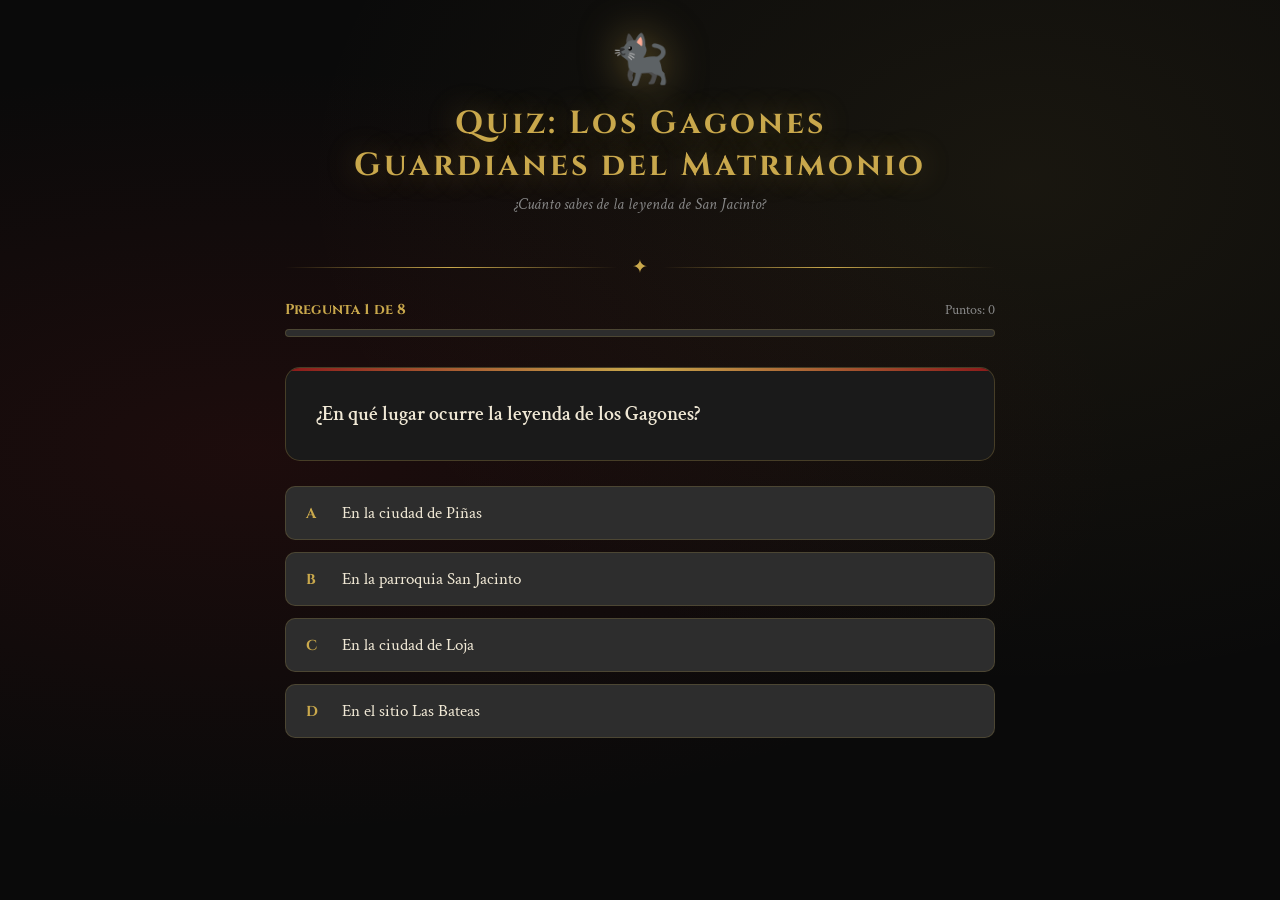
<file: juego1-gagones-quiz.html>
<!DOCTYPE html>
<html lang="es">
<head>
<meta charset="UTF-8">
<meta name="viewport" content="width=device-width, initial-scale=1.0">
<title>Quiz - Los Gagones</title>
<style>
  @import url('https://fonts.googleapis.com/css2?family=Cinzel:wght@400;700;900&family=Crimson+Text:ital,wght@0,400;0,600;1,400&display=swap');

  :root {
    --negro: #0a0a0a;
    --dorado: #c9a84c;
    --dorado-claro: #e8c97a;
    --rojo: #8b1a1a;
    --rojo-claro: #c0392b;
    --gris: #1a1a1a;
    --gris-medio: #2d2d2d;
    --blanco: #f0e8d5;
  }

  * { margin: 0; padding: 0; box-sizing: border-box; }

  body {
    background-color: var(--negro);
    font-family: 'Crimson Text', serif;
    color: var(--blanco);
    min-height: 100vh;
    background-image: 
      radial-gradient(ellipse at 20% 50%, rgba(139,26,26,0.15) 0%, transparent 60%),
      radial-gradient(ellipse at 80% 20%, rgba(201,168,76,0.08) 0%, transparent 50%);
  }

  .contenedor {
    max-width: 750px;
    margin: 0 auto;
    padding: 30px 20px;
  }

  .cabecera {
    text-align: center;
    margin-bottom: 40px;
    position: relative;
  }

  .cabecera::before {
    content: '🐈‍⬛';
    font-size: 3rem;
    display: block;
    margin-bottom: 10px;
    filter: drop-shadow(0 0 20px rgba(201,168,76,0.5));
    animation: flotar 3s ease-in-out infinite;
  }

  @keyframes flotar {
    0%, 100% { transform: translateY(0); }
    50% { transform: translateY(-10px); }
  }

  .cabecera h1 {
    font-family: 'Cinzel', serif;
    font-size: 2rem;
    color: var(--dorado);
    text-shadow: 0 0 30px rgba(201,168,76,0.4);
    letter-spacing: 3px;
    line-height: 1.3;
  }

  .cabecera p {
    color: #888;
    font-style: italic;
    margin-top: 8px;
    font-size: 1rem;
  }

  .linea-decorativa {
    display: flex;
    align-items: center;
    gap: 15px;
    margin: 20px 0;
  }

  .linea-decorativa::before,
  .linea-decorativa::after {
    content: '';
    flex: 1;
    height: 1px;
    background: linear-gradient(90deg, transparent, var(--dorado), transparent);
  }

  .linea-decorativa span {
    color: var(--dorado);
    font-size: 1.2rem;
  }

  .barra-progreso-container {
    background: var(--gris-medio);
    border-radius: 10px;
    height: 8px;
    margin-bottom: 30px;
    overflow: hidden;
    border: 1px solid rgba(201,168,76,0.2);
  }

  .barra-progreso {
    height: 100%;
    background: linear-gradient(90deg, var(--rojo), var(--dorado));
    border-radius: 10px;
    transition: width 0.5s ease;
  }

  .info-quiz {
    display: flex;
    justify-content: space-between;
    margin-bottom: 10px;
    font-size: 0.9rem;
    color: #888;
  }

  .numero-pregunta {
    color: var(--dorado);
    font-family: 'Cinzel', serif;
    font-weight: 700;
  }

  .tarjeta-pregunta {
    background: var(--gris);
    border: 1px solid rgba(201,168,76,0.25);
    border-radius: 15px;
    padding: 30px;
    margin-bottom: 25px;
    position: relative;
    overflow: hidden;
    animation: aparecerTarjeta 0.4s ease;
  }

  @keyframes aparecerTarjeta {
    from { opacity: 0; transform: translateY(20px); }
    to { opacity: 1; transform: translateY(0); }
  }

  .tarjeta-pregunta::before {
    content: '';
    position: absolute;
    top: 0; left: 0;
    right: 0; height: 3px;
    background: linear-gradient(90deg, var(--rojo), var(--dorado), var(--rojo));
  }

  .texto-pregunta {
    font-size: 1.25rem;
    line-height: 1.6;
    color: var(--blanco);
    font-weight: 600;
  }

  .opciones {
    display: flex;
    flex-direction: column;
    gap: 12px;
  }

  .opcion {
    background: var(--gris-medio);
    border: 1px solid rgba(201,168,76,0.2);
    border-radius: 10px;
    padding: 15px 20px;
    cursor: pointer;
    font-family: 'Crimson Text', serif;
    font-size: 1.05rem;
    color: var(--blanco);
    text-align: left;
    transition: all 0.25s ease;
    display: flex;
    align-items: center;
    gap: 12px;
  }

  .opcion:hover:not(:disabled) {
    background: rgba(201,168,76,0.12);
    border-color: var(--dorado);
    transform: translateX(5px);
  }

  .opcion .letra {
    font-family: 'Cinzel', serif;
    font-weight: 700;
    color: var(--dorado);
    font-size: 0.9rem;
    min-width: 24px;
  }

  .opcion.correcta {
    background: rgba(39,174,96,0.2);
    border-color: #27ae60;
    color: #a8e6c0;
  }

  .opcion.incorrecta {
    background: rgba(192,57,43,0.2);
    border-color: var(--rojo-claro);
    color: #f0a0a0;
  }

  .opcion.correcta-mostrada {
    background: rgba(39,174,96,0.15);
    border-color: #27ae60;
  }

  .opcion:disabled { cursor: default; }

  .feedback {
    margin-top: 20px;
    padding: 15px 20px;
    border-radius: 10px;
    font-size: 1rem;
    line-height: 1.5;
    animation: aparecerFeedback 0.3s ease;
    display: none;
  }

  @keyframes aparecerFeedback {
    from { opacity: 0; transform: translateY(-10px); }
    to { opacity: 1; transform: translateY(0); }
  }

  .feedback.correcto {
    background: rgba(39,174,96,0.15);
    border: 1px solid #27ae60;
    color: #a8e6c0;
    display: block;
  }

  .feedback.incorrecto {
    background: rgba(192,57,43,0.15);
    border: 1px solid var(--rojo-claro);
    color: #f0a0a0;
    display: block;
  }

  .btn-siguiente {
    width: 100%;
    padding: 15px;
    background: linear-gradient(135deg, var(--rojo), #5a0e0e);
    border: 1px solid var(--dorado);
    border-radius: 10px;
    color: var(--dorado);
    font-family: 'Cinzel', serif;
    font-size: 1rem;
    letter-spacing: 2px;
    cursor: pointer;
    margin-top: 20px;
    transition: all 0.3s ease;
    display: none;
  }

  .btn-siguiente:hover {
    background: linear-gradient(135deg, #a01e1e, var(--rojo));
    transform: translateY(-2px);
    box-shadow: 0 5px 20px rgba(139,26,26,0.4);
  }

  .pantalla-resultado {
    text-align: center;
    padding: 40px 20px;
    animation: aparecerTarjeta 0.5s ease;
    display: none;
  }

  .emoji-resultado {
    font-size: 5rem;
    display: block;
    margin-bottom: 20px;
    animation: flotar 2s ease-in-out infinite;
  }

  .titulo-resultado {
    font-family: 'Cinzel', serif;
    font-size: 2rem;
    color: var(--dorado);
    margin-bottom: 10px;
    text-shadow: 0 0 20px rgba(201,168,76,0.4);
  }

  .puntaje {
    font-size: 4rem;
    font-family: 'Cinzel', serif;
    font-weight: 900;
    color: var(--dorado);
    text-shadow: 0 0 30px rgba(201,168,76,0.6);
    margin: 20px 0;
  }

  .mensaje-resultado {
    font-size: 1.1rem;
    color: #aaa;
    font-style: italic;
    margin-bottom: 30px;
    line-height: 1.6;
  }

  .btn-reiniciar {
    padding: 15px 40px;
    background: transparent;
    border: 2px solid var(--dorado);
    border-radius: 10px;
    color: var(--dorado);
    font-family: 'Cinzel', serif;
    font-size: 1rem;
    letter-spacing: 2px;
    cursor: pointer;
    transition: all 0.3s ease;
  }

  .btn-reiniciar:hover {
    background: rgba(201,168,76,0.1);
    transform: translateY(-2px);
    box-shadow: 0 5px 20px rgba(201,168,76,0.2);
  }

  .estrellas {
    display: flex;
    justify-content: center;
    gap: 10px;
    font-size: 2rem;
    margin: 15px 0;
  }
</style>
</head>
<body>
<div class="contenedor">

  <div class="cabecera">
    <h1>Quiz: Los Gagones<br>Guardianes del Matrimonio</h1>
    <p>¿Cuánto sabes de la leyenda de San Jacinto?</p>
  </div>

  <div class="linea-decorativa"><span>✦</span></div>

  <div id="zona-quiz">
    <div class="info-quiz">
      <span class="numero-pregunta" id="num-pregunta">Pregunta 1 de 8</span>
      <span id="puntaje-actual">Puntos: 0</span>
    </div>
    <div class="barra-progreso-container">
      <div class="barra-progreso" id="barra" style="width:0%"></div>
    </div>

    <div class="tarjeta-pregunta" id="tarjeta">
      <p class="texto-pregunta" id="texto-pregunta"></p>
    </div>

    <div class="opciones" id="opciones"></div>
    <div class="feedback" id="feedback"></div>
    <button class="btn-siguiente" id="btn-siguiente" onclick="siguientePregunta()">SIGUIENTE ›</button>
  </div>

  <div class="pantalla-resultado" id="resultado">
    <span class="emoji-resultado" id="emoji-res">🐈‍⬛</span>
    <h2 class="titulo-resultado" id="titulo-res"></h2>
    <div class="estrellas" id="estrellas"></div>
    <div class="puntaje" id="puntaje-final"></div>
    <p class="mensaje-resultado" id="mensaje-res"></p>
    <button class="btn-reiniciar" onclick="reiniciar()">⟳ JUGAR DE NUEVO</button>
  </div>

</div>

<script>
const preguntas = [
  {
    texto: "¿En qué lugar ocurre la leyenda de los Gagones?",
    opciones: ["En la ciudad de Piñas", "En la parroquia San Jacinto", "En la ciudad de Loja", "En el sitio Las Bateas"],
    correcta: 1,
    explicacion: "La leyenda ocurre en San Jacinto, una parroquia antigua del cantón Piñas, provincia de El Oro."
  },
  {
    texto: "¿A quiénes atacaban los Gagones según la leyenda?",
    opciones: ["A los niños que no obedecían", "A los viajeros nocturnos", "A las parejas que vivían juntas sin casarse por la iglesia", "A los ladrones del pueblo"],
    correcta: 2,
    explicacion: "Los Gagones aparecían para castigar a quienes formaban un hogar sin recibir el sacramento del matrimonio."
  },
  {
    texto: "¿A qué animales se parecían los Gagones?",
    opciones: ["A los perros", "A los gatos", "A los murciélagos", "A los búhos"],
    correcta: 1,
    explicacion: "Se decía que los Gagones eran parecidos a los gatos y salían de noche, justo después del toque de campanas de las nueve."
  },
  {
    texto: "¿Cómo atacaban los Gagones a sus víctimas?",
    opciones: ["Las mordían en el cuello", "Las asustaban hasta desmayarlas", "Se pegaban a las rodillas y les arrancaban la rótula", "Las perseguían por los cafetales"],
    correcta: 2,
    explicacion: "Su ataque era silencioso pero devastador: se pegaban a las rodillas con fuerza sobrenatural y les arrancaban la rótula."
  },
  {
    texto: "¿Cómo se llamaba el joven protagonista de la historia?",
    opciones: ["Miguel", "Josué", "Santiago", "Andrés"],
    correcta: 1,
    explicacion: "Josué era el joven de San Jacinto que decidió mudarse con su pareja Alisson sin casarse por la iglesia."
  },
  {
    texto: "¿Dónde alquilaron su casita Josué y Alisson?",
    opciones: ["En el centro del pueblo", "Junto a la iglesia", "En las afueras, en el sitio 'Las Antenas'", "En los cafetales de San Jacinto"],
    correcta: 2,
    explicacion: "Josué y Alisson alquilaron una pequeña casita en las afueras del pueblo, en el sitio conocido como 'Las Antenas'."
  },
  {
    texto: "¿Qué encontraron los vecinos al día siguiente del ataque de los Gagones?",
    opciones: ["La casa destruida y vacía", "A Josué y Alisson pálidos y sin poder caminar", "Solo huellas de garras en el suelo", "Las puertas abiertas y nada más"],
    correcta: 1,
    explicacion: "Al día siguiente los vecinos encontraron a Josué y Alisson pálidos y sin poder caminar, tras el ataque de los Gagones."
  },
  {
    texto: "¿Cuál es la moraleja de la leyenda de los Gagones?",
    opciones: [
      "Nunca salir de noche en el campo",
      "El amor florece con respeto, compromiso y fe, honrando las promesas ante Dios",
      "Los animales nocturnos son peligrosos",
      "No alquilar casas en las afueras del pueblo"
    ],
    correcta: 1,
    explicacion: "La moraleja dice que el amor necesita raíces profundas: solo florece cuando se cultiva con respeto, compromiso y fe."
  }
];

let preguntaActual = 0;
let puntaje = 0;
let respondida = false;

function mostrarPregunta() {
  const p = preguntas[preguntaActual];
  document.getElementById('num-pregunta').textContent = `Pregunta ${preguntaActual + 1} de ${preguntas.length}`;
  document.getElementById('puntaje-actual').textContent = `Puntos: ${puntaje}`;
  document.getElementById('barra').style.width = `${(preguntaActual / preguntas.length) * 100}%`;
  document.getElementById('texto-pregunta').textContent = p.texto;

  const letras = ['A', 'B', 'C', 'D'];
  const contenedor = document.getElementById('opciones');
  contenedor.innerHTML = '';

  p.opciones.forEach((op, i) => {
    const btn = document.createElement('button');
    btn.className = 'opcion';
    btn.innerHTML = `<span class="letra">${letras[i]}</span>${op}`;
    btn.onclick = () => responder(i);
    contenedor.appendChild(btn);
  });

  document.getElementById('feedback').className = 'feedback';
  document.getElementById('feedback').textContent = '';
  document.getElementById('btn-siguiente').style.display = 'none';
  respondida = false;

  // Reanimar tarjeta
  const tarjeta = document.getElementById('tarjeta');
  tarjeta.style.animation = 'none';
  tarjeta.offsetHeight;
  tarjeta.style.animation = 'aparecerTarjeta 0.4s ease';
}

function responder(indice) {
  if (respondida) return;
  respondida = true;

  const p = preguntas[preguntaActual];
  const botones = document.querySelectorAll('.opcion');

  botones.forEach(b => b.disabled = true);
  botones[p.correcta].classList.add('correcta-mostrada');

  const feedback = document.getElementById('feedback');

  if (indice === p.correcta) {
    puntaje++;
    botones[indice].classList.add('correcta');
    feedback.className = 'feedback correcto';
    feedback.textContent = '✓ ¡Correcto! ' + p.explicacion;
  } else {
    botones[indice].classList.add('incorrecta');
    feedback.className = 'feedback incorrecto';
    feedback.textContent = '✗ Incorrecto. ' + p.explicacion;
  }

  document.getElementById('puntaje-actual').textContent = `Puntos: ${puntaje}`;
  document.getElementById('btn-siguiente').style.display = 'block';

  if (preguntaActual === preguntas.length - 1) {
    document.getElementById('btn-siguiente').textContent = 'VER RESULTADO ›';
  }
}

function siguientePregunta() {
  preguntaActual++;
  if (preguntaActual < preguntas.length) {
    mostrarPregunta();
  } else {
    mostrarResultado();
  }
}

function mostrarResultado() {
  document.getElementById('zona-quiz').style.display = 'none';
  const res = document.getElementById('resultado');
  res.style.display = 'block';

  const porcentaje = (puntaje / preguntas.length) * 100;
  let emoji, titulo, mensaje, estrellas;

  if (porcentaje === 100) {
    emoji = '🏆'; titulo = '¡Maestro de la Leyenda!';
    mensaje = 'Conoces perfectamente la historia de los Gagones de San Jacinto. ¡Los espíritus del matrimonio te respetan!';
    estrellas = '⭐⭐⭐';
  } else if (porcentaje >= 75) {
    emoji = '🌙'; titulo = '¡Muy Bien!';
    mensaje = 'Tienes un buen conocimiento de la leyenda. Los Gagones andan cerca pero no te encuentran...';
    estrellas = '⭐⭐';
  } else if (porcentaje >= 50) {
    emoji = '🐈‍⬛'; titulo = 'Puedes Mejorar';
    mensaje = 'Conoces algo de la leyenda, pero los Gagones podrían visitarte esta noche. ¡Repasa la historia!';
    estrellas = '⭐';
  } else {
    emoji = '👻'; titulo = '¡Cuidado!';
    mensaje = 'Los Gagones ya saben dónde vives. Te recomendamos leer bien la leyenda antes de intentarlo de nuevo...';
    estrellas = '';
  }

  document.getElementById('emoji-res').textContent = emoji;
  document.getElementById('titulo-res').textContent = titulo;
  document.getElementById('estrellas').textContent = estrellas;
  document.getElementById('puntaje-final').textContent = `${puntaje} / ${preguntas.length}`;
  document.getElementById('mensaje-res').textContent = mensaje;
}

function reiniciar() {
  preguntaActual = 0;
  puntaje = 0;
  document.getElementById('resultado').style.display = 'none';
  document.getElementById('zona-quiz').style.display = 'block';
  mostrarPregunta();
}

mostrarPregunta();
</script>
</body>
</html>
</file>
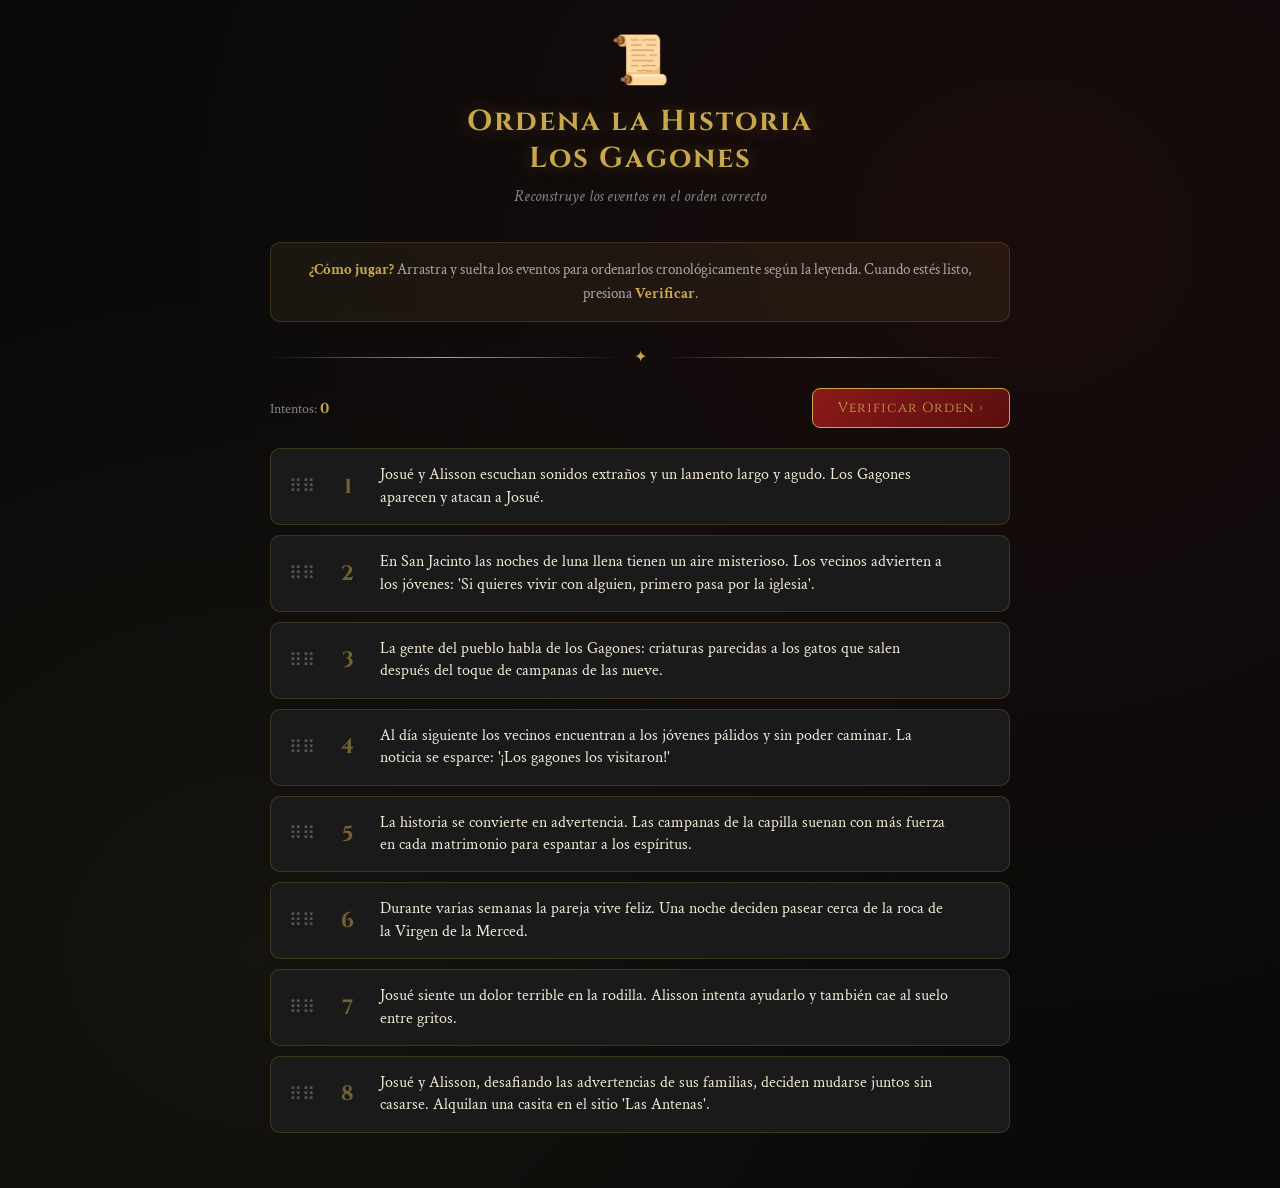
<file: juego2-gagones-ordenar.html>
<!DOCTYPE html>
<html lang="es">
<head>
<meta charset="UTF-8">
<meta name="viewport" content="width=device-width, initial-scale=1.0">
<title>Ordena la Historia - Los Gagones</title>
<style>
  @import url('https://fonts.googleapis.com/css2?family=Cinzel:wght@400;700;900&family=Crimson+Text:ital,wght@0,400;0,600;1,400&display=swap');

  :root {
    --negro: #0a0a0a;
    --dorado: #c9a84c;
    --dorado-claro: #e8c97a;
    --rojo: #8b1a1a;
    --gris: #1a1a1a;
    --gris-medio: #2d2d2d;
    --blanco: #f0e8d5;
  }

  * { margin: 0; padding: 0; box-sizing: border-box; }

  body {
    background-color: var(--negro);
    font-family: 'Crimson Text', serif;
    color: var(--blanco);
    min-height: 100vh;
    background-image:
      radial-gradient(ellipse at 80% 20%, rgba(139,26,26,0.12) 0%, transparent 60%),
      radial-gradient(ellipse at 20% 80%, rgba(201,168,76,0.06) 0%, transparent 50%);
  }

  .contenedor {
    max-width: 780px;
    margin: 0 auto;
    padding: 30px 20px;
  }

  .cabecera {
    text-align: center;
    margin-bottom: 35px;
  }

  .cabecera::before {
    content: '📜';
    font-size: 3rem;
    display: block;
    margin-bottom: 10px;
    animation: flotar 3s ease-in-out infinite;
  }

  @keyframes flotar {
    0%, 100% { transform: translateY(0); }
    50% { transform: translateY(-8px); }
  }

  .cabecera h1 {
    font-family: 'Cinzel', serif;
    font-size: 1.8rem;
    color: var(--dorado);
    letter-spacing: 2px;
    line-height: 1.3;
    text-shadow: 0 0 20px rgba(201,168,76,0.3);
  }

  .cabecera p {
    color: #888;
    font-style: italic;
    margin-top: 8px;
  }

  .instrucciones {
    background: rgba(201,168,76,0.08);
    border: 1px solid rgba(201,168,76,0.2);
    border-radius: 10px;
    padding: 15px 20px;
    margin-bottom: 25px;
    font-size: 0.95rem;
    color: #aaa;
    text-align: center;
    line-height: 1.6;
  }

  .instrucciones strong { color: var(--dorado); }

  .linea-decorativa {
    display: flex;
    align-items: center;
    gap: 15px;
    margin: 20px 0;
  }

  .linea-decorativa::before,
  .linea-decorativa::after {
    content: '';
    flex: 1;
    height: 1px;
    background: linear-gradient(90deg, transparent, var(--dorado), transparent);
  }

  .linea-decorativa span { color: var(--dorado); }

  .estado {
    display: flex;
    justify-content: space-between;
    align-items: center;
    margin-bottom: 20px;
    font-size: 0.9rem;
  }

  .intentos { color: #888; }
  .intentos span { color: var(--dorado); font-family: 'Cinzel', serif; font-weight: 700; }

  .btn-verificar {
    padding: 10px 25px;
    background: linear-gradient(135deg, var(--rojo), #5a0e0e);
    border: 1px solid var(--dorado);
    border-radius: 8px;
    color: var(--dorado);
    font-family: 'Cinzel', serif;
    font-size: 0.85rem;
    letter-spacing: 1px;
    cursor: pointer;
    transition: all 0.3s ease;
  }

  .btn-verificar:hover {
    background: linear-gradient(135deg, #a01e1e, var(--rojo));
    transform: translateY(-2px);
  }

  .lista-eventos {
    display: flex;
    flex-direction: column;
    gap: 10px;
    margin-bottom: 25px;
  }

  .evento {
    background: var(--gris);
    border: 1px solid rgba(201,168,76,0.2);
    border-radius: 10px;
    padding: 15px 18px;
    cursor: grab;
    display: flex;
    align-items: center;
    gap: 15px;
    transition: all 0.2s ease;
    user-select: none;
    position: relative;
  }

  .evento:active { cursor: grabbing; }

  .evento.arrastrando {
    opacity: 0.4;
    border-color: var(--dorado);
    transform: scale(0.98);
  }

  .evento.sobre {
    border-color: var(--dorado);
    background: rgba(201,168,76,0.1);
    transform: translateY(-3px);
    box-shadow: 0 5px 20px rgba(0,0,0,0.3);
  }

  .evento.correcto {
    border-color: #27ae60;
    background: rgba(39,174,96,0.12);
    cursor: default;
  }

  .evento.incorrecto {
    border-color: #c0392b;
    background: rgba(192,57,43,0.12);
    animation: vibrar 0.3s ease;
  }

  @keyframes vibrar {
    0%, 100% { transform: translateX(0); }
    25% { transform: translateX(-5px); }
    75% { transform: translateX(5px); }
  }

  .numero-orden {
    font-family: 'Cinzel', serif;
    font-weight: 700;
    font-size: 1.3rem;
    color: var(--dorado);
    min-width: 35px;
    text-align: center;
    opacity: 0.5;
  }

  .evento.correcto .numero-orden { opacity: 1; color: #27ae60; }

  .icono-drag {
    color: #555;
    font-size: 1.1rem;
    flex-shrink: 0;
  }

  .texto-evento {
    font-size: 1rem;
    line-height: 1.4;
    flex: 1;
  }

  .icono-estado {
    font-size: 1.2rem;
    min-width: 25px;
    text-align: center;
  }

  .feedback-global {
    padding: 20px;
    border-radius: 10px;
    text-align: center;
    margin-bottom: 20px;
    display: none;
    animation: aparecerFeedback 0.4s ease;
  }

  @keyframes aparecerFeedback {
    from { opacity: 0; transform: translateY(-10px); }
    to { opacity: 1; transform: translateY(0); }
  }

  .feedback-global.exito {
    background: rgba(39,174,96,0.15);
    border: 1px solid #27ae60;
    display: block;
  }

  .feedback-global.error {
    background: rgba(192,57,43,0.15);
    border: 1px solid #c0392b;
    display: block;
  }

  .feedback-global h3 {
    font-family: 'Cinzel', serif;
    font-size: 1.3rem;
    margin-bottom: 8px;
  }

  .feedback-global.exito h3 { color: #27ae60; }
  .feedback-global.error h3 { color: #c0392b; }

  .feedback-global p { color: #aaa; font-style: italic; font-size: 0.95rem; }

  .botones-control {
    display: flex;
    gap: 15px;
    justify-content: center;
    margin-top: 15px;
  }

  .btn-control {
    padding: 12px 30px;
    border-radius: 8px;
    font-family: 'Cinzel', serif;
    font-size: 0.9rem;
    letter-spacing: 1px;
    cursor: pointer;
    transition: all 0.3s ease;
  }

  .btn-reiniciar {
    background: transparent;
    border: 2px solid var(--dorado);
    color: var(--dorado);
  }

  .btn-reiniciar:hover {
    background: rgba(201,168,76,0.1);
    transform: translateY(-2px);
  }

  .pista {
    background: rgba(201,168,76,0.05);
    border: 1px dashed rgba(201,168,76,0.3);
    border-radius: 10px;
    padding: 15px;
    margin-top: 20px;
    font-size: 0.9rem;
    color: #777;
    text-align: center;
    display: none;
  }

  .pista.visible { display: block; }
  .pista strong { color: var(--dorado); }

  .badge-intentos {
    display: inline-block;
    background: rgba(139,26,26,0.3);
    border: 1px solid rgba(139,26,26,0.5);
    border-radius: 20px;
    padding: 3px 12px;
    font-size: 0.8rem;
    color: #c87c7c;
  }
</style>
</head>
<body>
<div class="contenedor">

  <div class="cabecera">
    <h1>Ordena la Historia<br>Los Gagones</h1>
    <p>Reconstruye los eventos en el orden correcto</p>
  </div>

  <div class="instrucciones">
    <strong>¿Cómo jugar?</strong> Arrastra y suelta los eventos para ordenarlos cronológicamente según la leyenda.
    Cuando estés listo, presiona <strong>Verificar</strong>.
  </div>

  <div class="linea-decorativa"><span>✦</span></div>

  <div class="estado">
    <div class="intentos">Intentos: <span id="num-intentos">0</span></div>
    <button class="btn-verificar" onclick="verificar()">Verificar Orden ›</button>
  </div>

  <div class="lista-eventos" id="lista"></div>

  <div class="feedback-global" id="feedback-global">
    <h3 id="titulo-feedback"></h3>
    <p id="texto-feedback"></p>
    <div class="botones-control">
      <button class="btn-control btn-reiniciar" onclick="reiniciar()">⟳ Reiniciar</button>
    </div>
  </div>

  <div class="pista" id="pista">
    💡 <strong>Pista:</strong> Recuerda que la historia comienza con la advertencia del pueblo, luego los jóvenes desafían la costumbre, y finalmente llegan las consecuencias.
  </div>

</div>

<script>
const eventosOriginales = [
  { id: 1, texto: "En San Jacinto las noches de luna llena tienen un aire misterioso. Los vecinos advierten a los jóvenes: 'Si quieres vivir con alguien, primero pasa por la iglesia'.", orden: 1 },
  { id: 2, texto: "La gente del pueblo habla de los Gagones: criaturas parecidas a los gatos que salen después del toque de campanas de las nueve.", orden: 2 },
  { id: 3, texto: "Josué y Alisson, desafiando las advertencias de sus familias, deciden mudarse juntos sin casarse. Alquilan una casita en el sitio 'Las Antenas'.", orden: 3 },
  { id: 4, texto: "Durante varias semanas la pareja vive feliz. Una noche deciden pasear cerca de la roca de la Virgen de la Merced.", orden: 4 },
  { id: 5, texto: "Josué y Alisson escuchan sonidos extraños y un lamento largo y agudo. Los Gagones aparecen y atacan a Josué.", orden: 5 },
  { id: 6, texto: "Josué siente un dolor terrible en la rodilla. Alisson intenta ayudarlo y también cae al suelo entre gritos.", orden: 6 },
  { id: 7, texto: "Al día siguiente los vecinos encuentran a los jóvenes pálidos y sin poder caminar. La noticia se esparce: '¡Los gagones los visitaron!'", orden: 7 },
  { id: 8, texto: "La historia se convierte en advertencia. Las campanas de la capilla suenan con más fuerza en cada matrimonio para espantar a los espíritus.", orden: 8 }
];

let eventos = [];
let intentos = 0;
let arrastrandoId = null;
let completado = false;

function mezclar(arr) {
  const a = [...arr];
  for (let i = a.length - 1; i > 0; i--) {
    const j = Math.floor(Math.random() * (i + 1));
    [a[i], a[j]] = [a[j], a[i]];
  }
  return a;
}

function init() {
  eventos = mezclar(eventosOriginales);
  renderizar();
}

function renderizar() {
  const lista = document.getElementById('lista');
  lista.innerHTML = '';

  eventos.forEach((ev, idx) => {
    const div = document.createElement('div');
    div.className = 'evento';
    div.draggable = !completado;
    div.dataset.id = ev.id;
    div.innerHTML = `
      <span class="icono-drag">⠿⠿</span>
      <span class="numero-orden">${idx + 1}</span>
      <span class="texto-evento">${ev.texto}</span>
      <span class="icono-estado"></span>
    `;

    div.addEventListener('dragstart', dragStart);
    div.addEventListener('dragover', dragOver);
    div.addEventListener('drop', drop);
    div.addEventListener('dragend', dragEnd);
    div.addEventListener('dragleave', dragLeave);

    lista.appendChild(div);
  });
}

function dragStart(e) {
  arrastrandoId = parseInt(e.currentTarget.dataset.id);
  setTimeout(() => e.currentTarget.classList.add('arrastrando'), 0);
}

function dragOver(e) {
  e.preventDefault();
  e.currentTarget.classList.add('sobre');
}

function dragLeave(e) {
  e.currentTarget.classList.remove('sobre');
}

function drop(e) {
  e.preventDefault();
  const targetId = parseInt(e.currentTarget.dataset.id);
  e.currentTarget.classList.remove('sobre');

  if (arrastrandoId === targetId) return;

  const fromIdx = eventos.findIndex(ev => ev.id === arrastrandoId);
  const toIdx = eventos.findIndex(ev => ev.id === targetId);

  const temp = eventos[fromIdx];
  eventos[fromIdx] = eventos[toIdx];
  eventos[toIdx] = temp;

  renderizar();
}

function dragEnd(e) {
  e.currentTarget.classList.remove('arrastrando');
  document.querySelectorAll('.evento').forEach(el => el.classList.remove('sobre'));
}

function verificar() {
  if (completado) return;
  intentos++;
  document.getElementById('num-intentos').textContent = intentos;

  let todoCorrecto = true;
  const items = document.querySelectorAll('.evento');

  items.forEach((item, idx) => {
    const id = parseInt(item.dataset.id);
    const ev = eventos.find(e => e.id === id);
    const icono = item.querySelector('.icono-estado');

    item.classList.remove('correcto', 'incorrecto');

    if (ev.orden === idx + 1) {
      item.classList.add('correcto');
      icono.textContent = '✓';
      item.draggable = false;
    } else {
      item.classList.add('incorrecto');
      icono.textContent = '✗';
      todoCorrecto = false;
    }
  });

  const feedback = document.getElementById('feedback-global');

  if (todoCorrecto) {
    completado = true;
    feedback.className = 'feedback-global exito';
    document.getElementById('titulo-feedback').textContent = '🏆 ¡Perfecto! Historia Ordenada';
    document.getElementById('texto-feedback').textContent = `Ordenaste correctamente los 8 eventos de la leyenda en ${intentos} intento${intentos > 1 ? 's' : ''}. ¡Conoces muy bien la historia de los Gagones!`;
    document.getElementById('pista').classList.remove('visible');
  } else {
    feedback.className = 'feedback-global error';
    const correctos = document.querySelectorAll('.evento.correcto').length;
    document.getElementById('titulo-feedback').textContent = `${correctos} de 8 en posición correcta`;
    document.getElementById('texto-feedback').textContent = 'Algunos eventos están fuera de orden. Los marcados en verde están bien. ¡Sigue intentándolo!';

    if (intentos >= 2) {
      document.getElementById('pista').classList.add('visible');
    }
  }
}

function reiniciar() {
  intentos = 0;
  completado = false;
  document.getElementById('num-intentos').textContent = '0';
  document.getElementById('feedback-global').className = 'feedback-global';
  document.getElementById('pista').classList.remove('visible');
  init();
}

init();
</script>
</body>
</html>
</file>
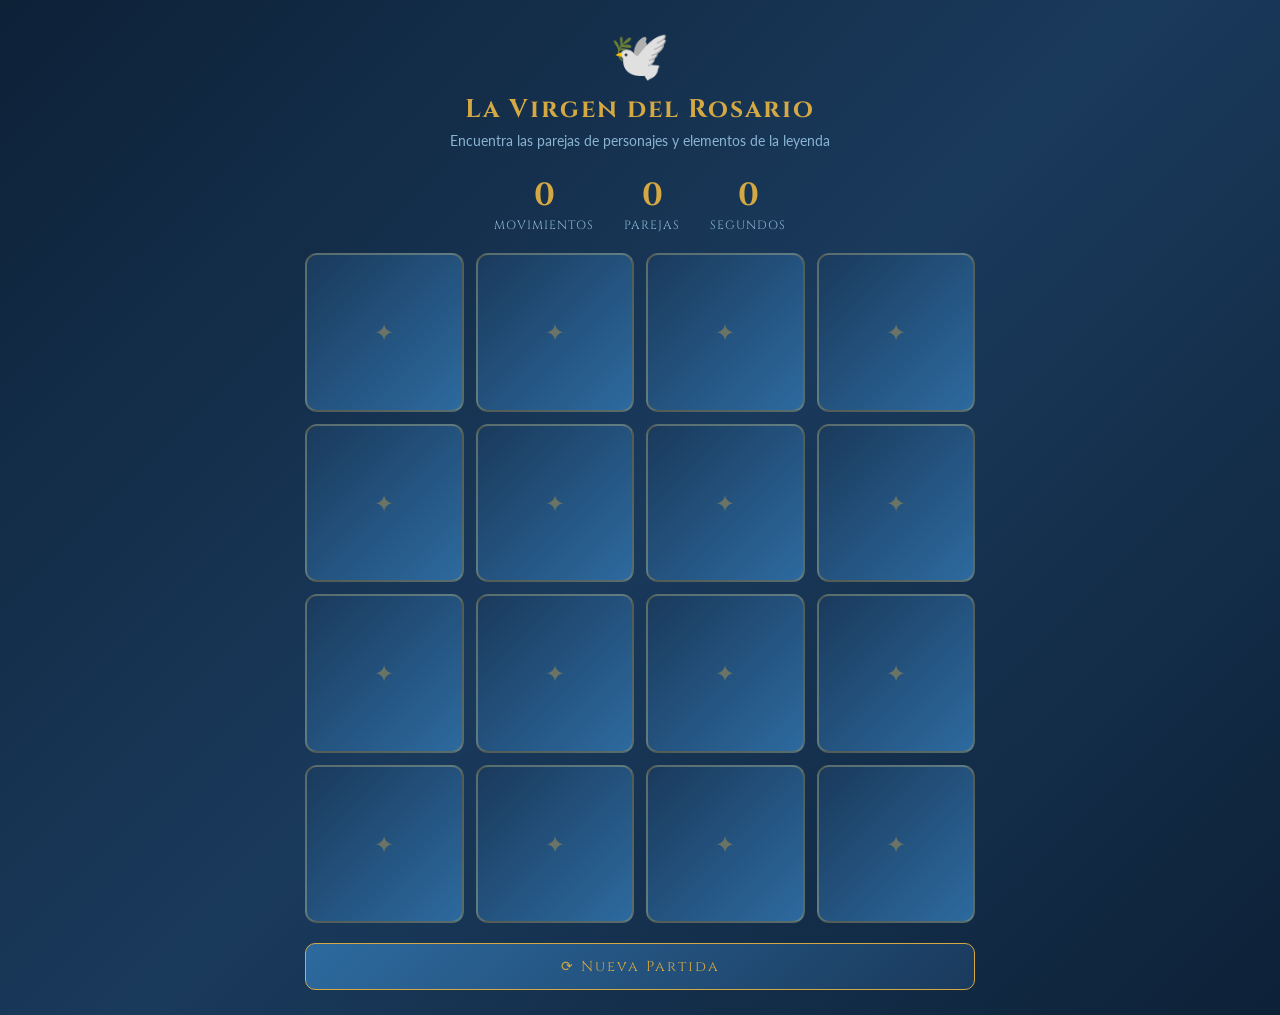
<file: juego3-virgen-memoria.html>
<!DOCTYPE html>
<html lang="es">
<head>
<meta charset="UTF-8">
<meta name="viewport" content="width=device-width, initial-scale=1.0">
<title>Memoria - La Virgen del Rosario</title>
<style>
  @import url('https://fonts.googleapis.com/css2?family=Cinzel:wght@400;700&family=Lato:wght@300;400;700&display=swap');

  :root {
    --azul: #1a3a5c;
    --azul-claro: #2d6a9f;
    --dorado: #d4a843;
    --crema: #fdf6e3;
    --blanco: #ffffff;
  }

  * { margin: 0; padding: 0; box-sizing: border-box; }

  body {
    background: linear-gradient(135deg, #0d2137 0%, #1a3a5c 50%, #0d2137 100%);
    font-family: 'Lato', sans-serif;
    min-height: 100vh;
    color: var(--blanco);
  }

  .contenedor { max-width: 700px; margin: 0 auto; padding: 25px 15px; }

  .cabecera { text-align: center; margin-bottom: 25px; }
  .cabecera .icono { font-size: 3rem; display: block; margin-bottom: 8px; animation: brillo 2s ease-in-out infinite; }
  @keyframes brillo { 0%,100%{filter:drop-shadow(0 0 5px rgba(212,168,67,0.3))} 50%{filter:drop-shadow(0 0 20px rgba(212,168,67,0.8))} }

  .cabecera h1 { font-family: 'Cinzel', serif; font-size: 1.6rem; color: var(--dorado); letter-spacing: 2px; }
  .cabecera p { color: #8ab4d4; font-size: 0.9rem; margin-top: 5px; }

  .stats {
    display: flex; justify-content: center; gap: 30px;
    margin-bottom: 20px; font-family: 'Cinzel', serif;
  }
  .stat { text-align: center; }
  .stat-valor { font-size: 2rem; color: var(--dorado); font-weight: 700; }
  .stat-label { font-size: 0.75rem; color: #8ab4d4; text-transform: uppercase; letter-spacing: 1px; }

  .tablero {
    display: grid;
    grid-template-columns: repeat(4, 1fr);
    gap: 12px;
    margin-bottom: 20px;
  }

  .carta {
    aspect-ratio: 1;
    cursor: pointer;
    perspective: 600px;
    border-radius: 12px;
  }

  .carta-interior {
    width: 100%; height: 100%;
    position: relative;
    transform-style: preserve-3d;
    transition: transform 0.5s ease;
    border-radius: 12px;
  }

  .carta.volteada .carta-interior,
  .carta.encontrada .carta-interior {
    transform: rotateY(180deg);
  }

  .cara { position: absolute; width: 100%; height: 100%; backface-visibility: hidden; border-radius: 12px; display: flex; flex-direction: column; align-items: center; justify-content: center; padding: 8px; }

  .cara-trasera {
    background: linear-gradient(135deg, var(--azul), var(--azul-claro));
    border: 2px solid rgba(212,168,67,0.3);
    font-size: 1.8rem;
  }

  .cara-trasera::after {
    content: '✦';
    color: rgba(212,168,67,0.4);
    font-size: 1.5rem;
  }

  .cara-frontal {
    background: linear-gradient(135deg, #f8f0d8, var(--crema));
    border: 2px solid var(--dorado);
    transform: rotateY(180deg);
    color: var(--azul);
    text-align: center;
  }

  .carta.encontrada .cara-frontal {
    background: linear-gradient(135deg, #d4edda, #a8d5b5);
    border-color: #27ae60;
    animation: encontradaAnim 0.5s ease;
  }

  @keyframes encontradaAnim {
    0%,100%{transform:rotateY(180deg) scale(1)}
    50%{transform:rotateY(180deg) scale(1.08)}
  }

  .carta-emoji { font-size: 1.8rem; margin-bottom: 4px; }
  .carta-texto { font-size: 0.65rem; font-weight: 700; color: var(--azul); text-align: center; line-height: 1.2; }

  .mensaje {
    text-align: center; padding: 15px; border-radius: 12px;
    margin-bottom: 15px; display: none;
    animation: aparecer 0.4s ease;
  }
  @keyframes aparecer { from{opacity:0;transform:translateY(-10px)} to{opacity:1;transform:translateY(0)} }

  .mensaje.exito {
    background: rgba(39,174,96,0.2); border: 1px solid #27ae60; display: block;
  }

  .mensaje h2 { font-family: 'Cinzel', serif; color: var(--dorado); font-size: 1.4rem; margin-bottom: 5px; }
  .mensaje p { color: #aaa; font-size: 0.9rem; }

  .btn {
    display: block; width: 100%; padding: 13px;
    background: linear-gradient(135deg, var(--azul-claro), var(--azul));
    border: 1px solid var(--dorado); border-radius: 10px;
    color: var(--dorado); font-family: 'Cinzel', serif;
    font-size: 0.9rem; letter-spacing: 2px; cursor: pointer;
    transition: all 0.3s ease;
  }
  .btn:hover { transform: translateY(-2px); box-shadow: 0 5px 20px rgba(0,0,0,0.3); }
</style>
</head>
<body>
<div class="contenedor">

  <div class="cabecera">
    <span class="icono">🕊️</span>
    <h1>La Virgen del Rosario</h1>
    <p>Encuentra las parejas de personajes y elementos de la leyenda</p>
  </div>

  <div class="stats">
    <div class="stat"><div class="stat-valor" id="movimientos">0</div><div class="stat-label">Movimientos</div></div>
    <div class="stat"><div class="stat-valor" id="parejas">0</div><div class="stat-label">Parejas</div></div>
    <div class="stat"><div class="stat-valor" id="tiempo">0</div><div class="stat-label">Segundos</div></div>
  </div>

  <div class="tablero" id="tablero"></div>
  <div class="mensaje exito" id="mensaje">
    <h2>🏆 ¡Completado!</h2>
    <p id="texto-mensaje"></p>
  </div>
  <button class="btn" onclick="iniciar()">⟳ Nueva Partida</button>

</div>

<script>
const pares = [
  { emoji: '🌊', texto: 'Río\nPiscobamba' },
  { emoji: '🙏', texto: 'La Virgen\ndel Rosario' },
  { emoji: '🏘️', texto: 'Barrio de\nTumianuma' },
  { emoji: '🧙', texto: 'El\nEspíritu' },
  { emoji: '⛪', texto: 'La\nCapillita' },
  { emoji: '🎉', texto: 'Fiesta\n15 de agosto' },
  { emoji: '🏡', texto: 'Casa de\nHipólito' },
  { emoji: '🕯️', texto: 'Fe del\nPueblo' }
];

let cartas = [], volteadas = [], encontradas = 0, movimientos = 0, bloqueado = false;
let intervalo = null, segundos = 0, iniciado = false;

function mezclar(arr) {
  const a = [...arr];
  for (let i = a.length - 1; i > 0; i--) {
    const j = Math.floor(Math.random() * (i + 1));
    [a[i], a[j]] = [a[j], a[i]];
  }
  return a;
}

function iniciar() {
  clearInterval(intervalo);
  segundos = 0; movimientos = 0; encontradas = 0; volteadas = []; bloqueado = false; iniciado = false;
  document.getElementById('movimientos').textContent = '0';
  document.getElementById('parejas').textContent = '0';
  document.getElementById('tiempo').textContent = '0';
  document.getElementById('mensaje').style.display = 'none';

  const dobles = mezclar([...pares, ...pares].map((p, i) => ({ ...p, id: i })));
  cartas = dobles;
  renderizar();
}

function renderizar() {
  const tablero = document.getElementById('tablero');
  tablero.innerHTML = '';
  cartas.forEach((carta, idx) => {
    const div = document.createElement('div');
    div.className = 'carta';
    div.dataset.idx = idx;
    div.innerHTML = `
      <div class="carta-interior">
        <div class="cara cara-trasera"></div>
        <div class="cara cara-frontal">
          <div class="carta-emoji">${carta.emoji}</div>
          <div class="carta-texto">${carta.texto}</div>
        </div>
      </div>`;
    div.addEventListener('click', () => voltear(idx));
    tablero.appendChild(div);
  });
}

function voltear(idx) {
  if (bloqueado || volteadas.length === 2) return;
  const divs = document.querySelectorAll('.carta');
  const div = divs[idx];
  if (div.classList.contains('volteada') || div.classList.contains('encontrada')) return;

  if (!iniciado) {
    iniciado = true;
    intervalo = setInterval(() => {
      segundos++;
      document.getElementById('tiempo').textContent = segundos;
    }, 1000);
  }

  div.classList.add('volteada');
  volteadas.push(idx);

  if (volteadas.length === 2) {
    movimientos++;
    document.getElementById('movimientos').textContent = movimientos;
    bloqueado = true;
    setTimeout(verificar, 800);
  }
}

function verificar() {
  const [a, b] = volteadas;
  const divs = document.querySelectorAll('.carta');
  if (cartas[a].emoji === cartas[b].emoji) {
    divs[a].classList.remove('volteada');
    divs[b].classList.remove('volteada');
    divs[a].classList.add('encontrada');
    divs[b].classList.add('encontrada');
    encontradas++;
    document.getElementById('parejas').textContent = encontradas;
    if (encontradas === pares.length) {
      clearInterval(intervalo);
      setTimeout(() => {
        document.getElementById('texto-mensaje').textContent = `¡Encontraste las ${pares.length} parejas en ${movimientos} movimientos y ${segundos} segundos!`;
        document.getElementById('mensaje').style.display = 'block';
      }, 400);
    }
  } else {
    divs[a].classList.remove('volteada');
    divs[b].classList.remove('volteada');
  }
  volteadas = [];
  bloqueado = false;
}

iniciar();
</script>
</body>
</html>
</file>
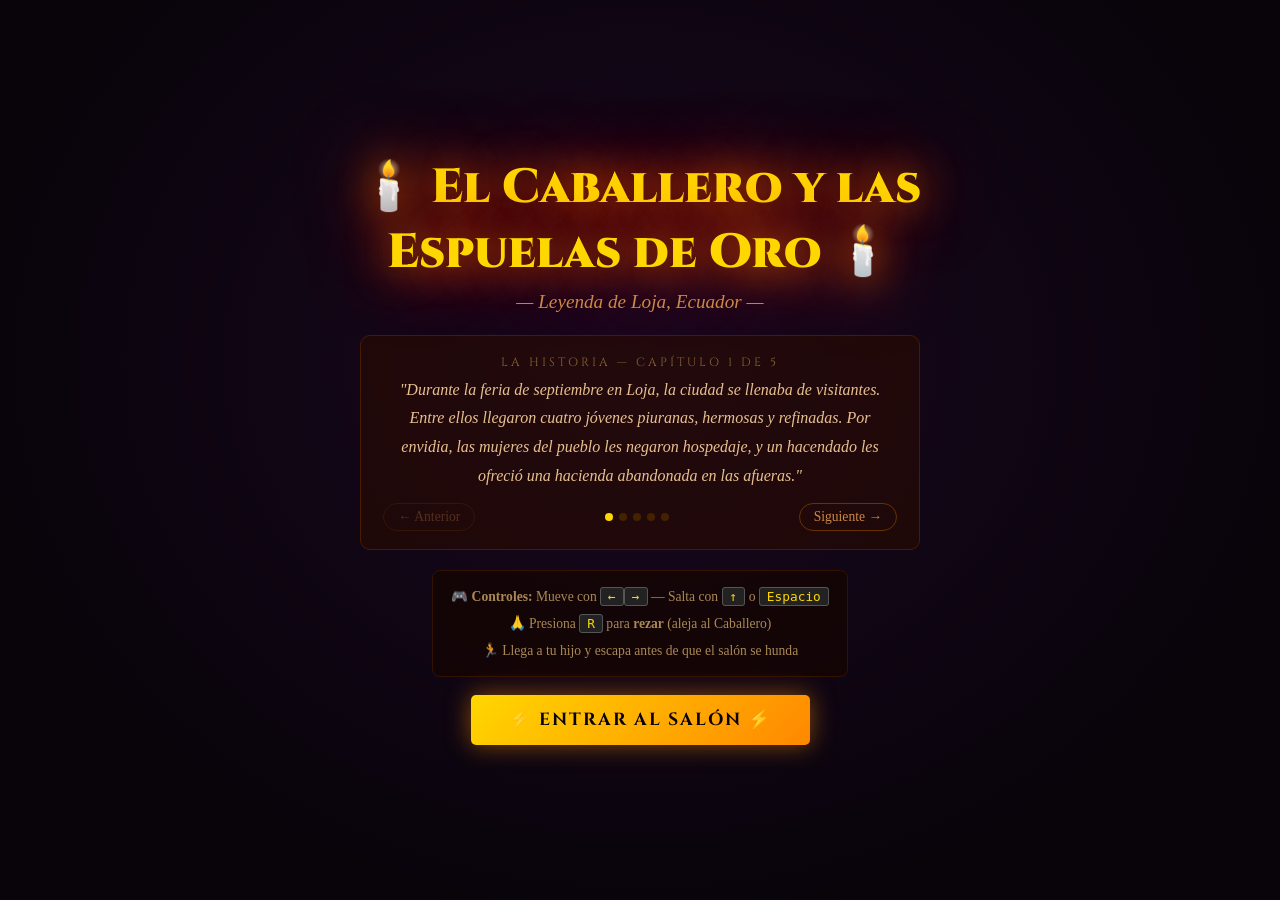
<file: juego4-caballero-salon.html>
<!DOCTYPE html>
<html lang="es">
<head>
<meta charset="UTF-8">
<meta name="viewport" content="width=device-width, initial-scale=1.0">
<title>El Caballero de las Espuelas de Oro</title>
<style>
@import url('https://fonts.googleapis.com/css2?family=Cinzel:wght@400;700;900&family=IM+Fell+English:ital@0;1&display=swap');

*{margin:0;padding:0;box-sizing:border-box;}

body {
  background:#08040a;
  font-family:'IM Fell English',serif;
  overflow:hidden;
  height:100vh;
  user-select:none;
}

/* ===== PANTALLAS ===== */
#pantalla-intro, #pantalla-fin {
  position:fixed;inset:0;
  display:flex;flex-direction:column;
  align-items:center;justify-content:center;
  background:radial-gradient(ellipse at 50% 40%, #1a0820 0%, #08040a 75%);
  z-index:200;padding:20px;text-align:center;
}
#pantalla-fin{display:none;}

.titulo-principal {
  font-family:'Cinzel',serif;font-weight:900;
  font-size:clamp(1.4rem,4vw,3rem);
  color:#ffd700;
  text-shadow:0 0 40px #ff6600,0 0 80px #ff3300;
  margin-bottom:6px;
  animation:ardor 2.5s ease-in-out infinite;
}
@keyframes ardor{
  0%,100%{text-shadow:0 0 30px #ff6600,0 0 60px #ff3300;}
  50%{text-shadow:0 0 60px #ffd700,0 0 120px #ff6600;}
}
.subtitulo-intro{
  font-style:italic;color:#cc8844;
  font-size:clamp(0.85rem,2vw,1.2rem);
  margin-bottom:22px;
}

/* Historia por capítulos */
#capitulo-container {
  max-width:560px;width:100%;
  border:1px solid #4a1a00;
  border-radius:10px;
  background:rgba(40,10,0,0.6);
  padding:18px 22px;
  margin-bottom:20px;
}
.cap-num{
  font-family:'Cinzel',serif;font-size:0.75rem;
  color:#886633;letter-spacing:3px;
  text-transform:uppercase;margin-bottom:6px;
}
.cap-texto{
  color:#e8c090;font-style:italic;
  font-size:clamp(0.82rem,1.6vw,1rem);
  line-height:1.8;min-height:60px;
}
.cap-nav{
  display:flex;justify-content:space-between;
  align-items:center;margin-top:12px;
}
.btn-nav{
  background:none;border:1px solid #663300;
  color:#cc8844;padding:5px 14px;
  border-radius:20px;cursor:pointer;
  font-family:'IM Fell English',serif;
  font-size:0.85rem;transition:all 0.2s;
}
.btn-nav:hover{background:#663300;color:#ffd700;}
.btn-nav:disabled{opacity:0.3;cursor:default;}
.cap-dots{display:flex;gap:6px;}
.dot{width:8px;height:8px;border-radius:50%;
  background:#442200;transition:background 0.3s;}
.dot.activo{background:#ffd700;}

.instrucciones-box{
  max-width:500px;
  background:rgba(20,5,0,0.7);
  border:1px solid #331100;
  border-radius:8px;padding:12px 18px;
  color:#aa8855;font-size:0.85rem;
  line-height:2;margin-bottom:18px;
}
.instrucciones-box kbd{
  background:#222;border:1px solid #555;
  border-radius:3px;padding:1px 7px;
  color:#ffd700;font-family:monospace;font-size:0.8rem;
}

.btn-comenzar{
  font-family:'Cinzel',serif;font-weight:700;
  font-size:1.1rem;color:#08040a;
  background:linear-gradient(135deg,#ffd700,#ff8800);
  border:none;padding:13px 38px;border-radius:5px;
  cursor:pointer;letter-spacing:2px;
  box-shadow:0 0 25px rgba(255,140,0,0.5);
  transition:all 0.2s;
}
.btn-comenzar:hover{transform:scale(1.06);box-shadow:0 0 40px rgba(255,140,0,0.8);}

/* ===== JUEGO ===== */
#juego-container{
  display:none;position:fixed;inset:0;
}
#gameCanvas{width:100%;height:100%;display:block;}

/* HUD */
#hud{
  position:fixed;top:0;left:0;right:0;
  display:flex;justify-content:space-between;
  align-items:center;padding:8px 16px;
  background:rgba(8,4,10,0.85);
  border-bottom:1px solid #3a1500;
  z-index:50;pointer-events:none;
}
.hud-bloque{
  font-family:'Cinzel',serif;
  color:#ffd700;
  font-size:clamp(0.7rem,1.6vw,0.95rem);
  text-shadow:0 0 8px #ff6600;
  display:flex;align-items:center;gap:8px;
}
#barra-fe-wrap{
  width:120px;height:10px;
  background:#1a0800;border-radius:5px;
  border:1px solid #442200;overflow:hidden;
}
#barra-fe{
  height:100%;background:linear-gradient(90deg,#ffd700,#ffffff);
  border-radius:5px;transition:width 0.3s;
}

/* Narración en juego */
#narracion{
  position:fixed;bottom:60px;left:50%;
  transform:translateX(-50%);
  max-width:min(600px,90vw);
  background:rgba(8,4,10,0.92);
  border:1px solid #3a1500;
  border-radius:8px;padding:10px 18px;
  color:#e8c090;font-style:italic;
  font-size:clamp(0.78rem,1.6vw,0.95rem);
  text-align:center;line-height:1.6;
  z-index:50;pointer-events:none;
  display:none;
  animation:aparecer 0.5s ease;
}
@keyframes aparecer{from{opacity:0;transform:translateX(-50%) translateY(10px);}to{opacity:1;transform:translateX(-50%) translateY(0);}}

/* Controles móvil */
#ctrl-movil{
  position:fixed;bottom:10px;left:0;right:0;
  display:none;justify-content:space-between;
  padding:0 15px;z-index:50;
}
.ctrl-btn{
  background:rgba(255,215,0,0.15);
  border:2px solid rgba(255,215,0,0.4);
  color:#ffd700;font-size:1.2rem;
  width:52px;height:52px;border-radius:50%;
  cursor:pointer;display:flex;
  align-items:center;justify-content:center;
  touch-action:manipulation;
}

/* Pantalla fin */
.fin-titulo{
  font-family:'Cinzel',serif;font-weight:900;
  font-size:clamp(1.4rem,4vw,2.5rem);
  margin-bottom:14px;
}
.fin-titulo.v{color:#ffd700;text-shadow:0 0 30px #ffd700;}
.fin-titulo.d{color:#ff3300;text-shadow:0 0 30px #ff0000;}
.fin-texto{
  color:#e8c090;font-style:italic;
  max-width:500px;line-height:1.9;
  font-size:clamp(0.85rem,1.6vw,1.05rem);
  margin-bottom:20px;
  border:1px solid #3a1500;
  border-radius:8px;padding:14px 20px;
  background:rgba(30,8,0,0.5);
}
.fin-morale{
  color:#cc8844;font-size:0.9rem;
  font-style:italic;margin-bottom:20px;
  max-width:440px;
}
@media(max-width:768px){
  #ctrl-movil{display:flex;}
}
</style>
</head>
<body>

<!-- ===== PANTALLA INTRO ===== -->
<div id="pantalla-intro">
  <div class="titulo-principal">🕯️ El Caballero y las<br>Espuelas de Oro 🕯️</div>
  <div class="subtitulo-intro">— Leyenda de Loja, Ecuador —</div>

  <div id="capitulo-container">
    <div class="cap-num">La Historia — Capítulo <span id="cap-num-txt">1</span> de 5</div>
    <div class="cap-texto" id="cap-texto"></div>
    <div class="cap-nav">
      <button class="btn-nav" id="btn-ant" onclick="navCap(-1)">← Anterior</button>
      <div class="cap-dots" id="cap-dots"></div>
      <button class="btn-nav" id="btn-sig" onclick="navCap(1)">Siguiente →</button>
    </div>
  </div>

  <div class="instrucciones-box">
    🎮 <strong>Controles:</strong> Mueve con <kbd>←</kbd><kbd>→</kbd> — Salta con <kbd>↑</kbd> o <kbd>Espacio</kbd><br>
    🙏 Presiona <kbd>R</kbd> para <strong>rezar</strong> (aleja al Caballero)<br>
    🏃 Llega a tu hijo y escapa antes de que el salón se hunda
  </div>

  <button class="btn-comenzar" onclick="iniciarJuego()">⚡ ENTRAR AL SALÓN ⚡</button>
</div>

<!-- ===== PANTALLA FIN ===== -->
<div id="pantalla-fin">
  <div class="fin-titulo" id="fin-titulo"></div>
  <div class="fin-texto" id="fin-texto"></div>
  <div class="fin-morale" id="fin-morale"></div>
  <button class="btn-comenzar" onclick="reiniciar()">🔄 Intentar de nuevo</button>
</div>

<!-- ===== JUEGO ===== -->
<div id="juego-container">
  <canvas id="gameCanvas"></canvas>

  <div id="hud">
    <div class="hud-bloque">❤️ Vidas: <span id="vidas-hud">3</span></div>
    <div class="hud-bloque">
      🙏 Fe:
      <div id="barra-fe-wrap"><div id="barra-fe" style="width:100%"></div></div>
    </div>
    <div class="hud-bloque">⏱️ <span id="tiempo-hud">90</span>s</div>
    <div class="hud-bloque">🎯 <span id="fase-hud">Encuentra a tu hijo</span></div>
  </div>

  <div id="narracion"></div>

  <div id="ctrl-movil">
    <div style="display:flex;gap:8px;">
      <button class="ctrl-btn" id="c-izq">◀</button>
      <button class="ctrl-btn" id="c-der">▶</button>
    </div>
    <button class="ctrl-btn" id="c-rezar">🙏</button>
    <button class="ctrl-btn" id="c-sal">▲</button>
  </div>
</div>

<script>
/* =========================================================
   HISTORIA (capítulos intro)
   ========================================================= */
const CAPITULOS = [
  {
    titulo:1,
    texto:`"Durante la feria de septiembre en Loja, la ciudad se llenaba de visitantes. Entre ellos llegaron cuatro jóvenes piuranas, hermosas y refinadas. Por envidia, las mujeres del pueblo les negaron hospedaje, y un hacendado les ofreció una hacienda abandonada en las afueras."`
  },
  {
    titulo:2,
    texto:`"La casa fue restaurada y pronto se convirtió en el lugar de fiestas nocturnas. La música, el vino y la danza llenaban el ambiente... pero nadie imaginaba que en aquel lugar antiguo empezaba a gestarse algo más oscuro."`
  },
  {
    titulo:3,
    texto:`"Una noche apareció un hombre alto, vestido de negro, con espuelas de oro que brillaban al andar. Su frase constante era: '¡Que se te hunda, que se te hunda!' Nadie lo había visto llegar, pero todos sintieron su presencia."`
  },
  {
    titulo:4,
    texto:`"Las jóvenes contrataron una sirvienta: una mujer humilde que vivía con su hijo cerca del río Malacatos. Una noche, el niño lloró y dijo que el caballero echaba chispas por los pies, la boca... y los ojos."`
  },
  {
    titulo:5,
    texto:`"La madre, aterrada, rezó con fervor: '¡Santo Dios, Santo Fuerte, Santo Inmortal!' Al escuchar la oración, el caballero gritó y atravesó el techo. El suelo del salón se abrió... todos fueron tragados por la tierra, menos la sirvienta y su hijo, protegidos por su fe."`
  }
];

let capActual = 0;

function renderCaps() {
  document.getElementById('cap-texto').textContent = CAPITULOS[capActual].texto;
  document.getElementById('cap-num-txt').textContent = capActual + 1;
  document.getElementById('btn-ant').disabled = capActual === 0;
  document.getElementById('btn-sig').disabled = capActual === CAPITULOS.length - 1;
  const dots = document.getElementById('cap-dots');
  dots.innerHTML = '';
  CAPITULOS.forEach((_,i) => {
    const d = document.createElement('div');
    d.className = 'dot' + (i===capActual?' activo':'');
    dots.appendChild(d);
  });
}
function navCap(dir){ capActual = Math.max(0,Math.min(CAPITULOS.length-1,capActual+dir)); renderCaps(); }
renderCaps();

/* =========================================================
   JUEGO
   ========================================================= */
const canvas = document.getElementById('gameCanvas');
const ctx = canvas.getContext('2d');
let W, H, ESC;
let animId, juegoActivo = false;

/* --- Estado global --- */
let jug, caballero, hijo, salida;
let losetas, particulas, chispas;
let vidas, fe, tiempo, fase;
// fase: 0=buscar hijo, 1=llevar hijo a salida
let invuln, rezando, rezCooldown;
let teclado={}, tIzq=false,tDer=false,tSal=false,tRez=false;
let narQueue=[], narActivo=false;
let timerInter;

/* Narrativas en juego ordenadas */
const NARR_JUEGO = [
  { t:85, txt:'"La música llenaba el salón... pero algo en el caballero causaba inquietud."' },
  { t:70, txt:'"Las espuelas de oro brillaban con cada paso. ¡Tin, tin, tin!"' },
  { t:55, txt:'"¡El suelo empieza a hundirse! ¡Corre antes de que sea tarde!"' },
  { t:40, txt:'"¡Santo Dios, Santo Fuerte, Santo Inmortal! — rezó la sirvienta."' },
  { t:25, txt:'"El caballero gritó y atravesó el techo. ¡Escapa ahora!"' },
  { t:10, txt:'"¡Que se te hunda, que se te hunda! — resonó su voz maldita."' },
];
let narrUsadas = new Set();

function resize(){
  W = canvas.width = window.innerWidth;
  H = canvas.height = window.innerHeight;
  ESC = Math.min(W/900, H/550);
}

/* ---- INICIO ---- */
function iniciarJuego(){
  document.getElementById('pantalla-intro').style.display='none';
  document.getElementById('pantalla-fin').style.display='none';
  document.getElementById('juego-container').style.display='block';
  resize();
  resetEstado();
  juegoActivo = true;
  loop();
}

function resetEstado(){
  vidas=3; fe=100; tiempo=90; fase=0;
  invuln=0; rezando=0; rezCooldown=0;
  narrUsadas=new Set(); narActivo=false;

  const COLS=14, FILAS=8;
  const TW=(W/COLS), TH=((H-50)/FILAS);

  // Losetas del salón (algunas se hundirán)
  losetas=[];
  for(let f=0;f<FILAS;f++){
    for(let c=0;c<COLS;c++){
      losetas.push({
        col:c,fila:f,
        x:c*TW,y:50+f*TH,w:TW,h:TH,
        estado:'solida', // 'solida','temblando','hundiendo','hundida'
        timer:0,
        decoracion: Math.random()<0.2 ? (Math.random()<0.5?'candelabro':'mesa') : null,
        colorBase: `hsl(${25+Math.random()*10},${40+Math.random()*15}%,${12+Math.random()*8}%)`
      });
    }
  }

  // Jugador (sirvienta) — centro izquierda
  jug={
    x:TW*1.5, y:50+TH*4,
    w:22*ESC, h:32*ESC,
    vx:0,vy:0,
    enSuelo:false,
    frame:0,fTimer:0,
    miraDer:true
  };

  // Hijo — al fondo derecha
  hijo={
    x:TW*11, y:50+TH*6,
    w:16*ESC,h:20*ESC,
    rescatado:false,
    anim:0
  };

  // Salida — esquina superior izquierda
  salida={
    x:TW*0.5, y:50+TH*0.5,
    w:TW,h:TH
  };

  // Caballero (diablo) — empieza al fondo
  caballero={
    x:TW*7,y:50+TH*3.5,
    w:30*ESC,h:44*ESC,
    vx:0,vy:0,
    enSuelo:false,
    vel:1.2*ESC,
    anim:0,
    estado:'patrullando', // 'patrullando','persiguiendo','asustado'
    asustTimer:0,
    dir:1,
    patX:TW*7
  };

  particulas=[]; chispas=[];

  // Hundir losetas progresivamente
  if(window._hundir) clearInterval(window._hundir);
  window._hundir = setInterval(hundirLoseta, 3000);

  // Timer
  if(timerInter) clearInterval(timerInter);
  timerInter=setInterval(()=>{
    if(!juegoActivo)return;
    tiempo--;
    // Narrativas programadas
    NARR_JUEGO.forEach(n=>{
      if(!narrUsadas.has(n.t) && tiempo<=n.t){
        narrUsadas.add(n.t);
        mostrarNarr(n.txt);
      }
    });
    if(tiempo<=0) terminar(false,'tiempo');
    actualizarHUD();
  },1000);
  actualizarHUD();
}

function reiniciar(){
  if(animId) cancelAnimationFrame(animId);
  clearInterval(timerInter);
  clearInterval(window._hundir);
  document.getElementById('pantalla-fin').style.display='none';
  iniciarJuego();
}

/* ---- HUD ---- */
function actualizarHUD(){
  document.getElementById('vidas-hud').textContent=vidas;
  document.getElementById('tiempo-hud').textContent=tiempo;
  document.getElementById('barra-fe').style.width=fe+'%';
  document.getElementById('fase-hud').textContent=
    fase===0?'¡Encuentra a tu hijo!' : '¡Escapa por la puerta!';
}

/* ---- NARRATIVA EN JUEGO ---- */
function mostrarNarr(txt){
  const el=document.getElementById('narracion');
  el.textContent=txt;
  el.style.display='block';
  clearTimeout(window._narTO);
  window._narTO=setTimeout(()=>el.style.display='none',4500);
}

/* ---- HUNDIR LOSETAS ---- */
function hundirLoseta(){
  if(!juegoActivo)return;
  // Hundir 2-4 losetas aleatorias que no estén hundidas
  const disponibles=losetas.filter(l=>l.estado==='solida');
  const n=2+Math.floor(Math.random()*3);
  for(let i=0;i<n&&i<disponibles.length;i++){
    const idx=Math.floor(Math.random()*disponibles.length);
    const l=disponibles.splice(idx,1)[0];
    // No hundir la zona de inicio ni la salida
    if(l.col<2 && l.fila<2) continue;
    l.estado='temblando';
    l.timer=120; // frames para temblar antes de hundirse
  }
}

/* ---- INPUT ---- */
window.addEventListener('keydown',e=>{
  teclado[e.code]=true;
  if(e.code==='Space') e.preventDefault();
});
window.addEventListener('keyup',e=>teclado[e.code]=false);

['c-izq','c-der','c-sal','c-rezar'].forEach(id=>{
  const b=document.getElementById(id);
  b.addEventListener('touchstart',e=>{e.preventDefault();
    if(id==='c-izq') tIzq=true;
    if(id==='c-der') tDer=true;
    if(id==='c-sal') tSal=true;
    if(id==='c-rezar') tRez=true;
  });
  b.addEventListener('touchend',e=>{e.preventDefault();
    if(id==='c-izq') tIzq=false;
    if(id==='c-der') tDer=false;
    if(id==='c-sal') tSal=false;
    if(id==='c-rezar') tRez=false;
  });
});

/* ====================================================
   UPDATE
   ==================================================== */
function update(){
  if(!juegoActivo)return;

  const VEL=3*ESC, GRAV=0.45*ESC, SALTO=-11*ESC;
  const izq=teclado['ArrowLeft']||teclado['KeyA']||tIzq;
  const der=teclado['ArrowRight']||teclado['KeyD']||tDer;
  const sal=teclado['ArrowUp']||teclado['Space']||teclado['KeyW']||tSal;
  const rez=teclado['KeyR']||tRez;

  /* --- REZAR --- */
  if(rezCooldown>0) rezCooldown--;
  if(rez && rezCooldown<=0){
    rezando=60;
    rezCooldown=240;
    fe=Math.min(100,fe+20);
    caballero.estado='asustado';
    caballero.asustTimer=180;
    mostrarNarr('🙏 "¡Santo Dios, Santo Fuerte, Santo Inmortal!" — El caballero retrocede aterrado...');
    // Partículas de luz
    for(let i=0;i<15;i++) addParticula(jug.x+jug.w/2, jug.y+jug.h/2,'#ffffc0',true);
  }
  if(rezando>0) rezando--;

  /* --- MOVIMIENTO JUGADOR --- */
  if(izq){jug.vx=-VEL; jug.miraDer=false;}
  else if(der){jug.vx=VEL; jug.miraDer=true;}
  else jug.vx*=0.75;

  if(sal && jug.enSuelo){jug.vy=SALTO; jug.enSuelo=false;}
  jug.vy+=GRAV;
  jug.x+=jug.vx; jug.y+=jug.vy;
  jug.enSuelo=false;

  /* --- COLISIÓN JUGADOR CON LOSETAS --- */
  for(const l of losetas){
    if(l.estado==='hundida') continue;
    if(colRect(jug, l) && jug.vy>=0 &&
       jug.y+jug.h < l.y+l.h*0.6){
      jug.y=l.y-jug.h;
      jug.vy=0;
      jug.enSuelo=true;
      // Si está temblando, acelerar hundimiento
      if(l.estado==='temblando') l.timer-=2;
    }
  }

  // Límites
  jug.x=Math.max(0,Math.min(W-jug.w,jug.x));
  if(jug.y>H+50) danoJugador();

  // Animación
  jug.fTimer++;
  if(jug.fTimer>8){jug.frame=(jug.frame+1)%4;jug.fTimer=0;}

  /* --- HIJO --- */
  hijo.anim+=0.05;
  if(!hijo.rescatado){
    if(colRect(jug,hijo)){
      hijo.rescatado=true;
      fase=1;
      mostrarNarr('👦 ¡Encontraste a tu hijo! Ahora corre a la PUERTA (arriba izquierda) 🚪');
      for(let i=0;i<12;i++) addParticula(hijo.x,hijo.y,'#ffdd88',true);
    }
  }

  /* --- SALIDA --- */
  if(fase===1 && hijo.rescatado){
    hijo.x=jug.x+jug.w/2-hijo.w/2;
    hijo.y=jug.y-hijo.h;
    if(colRect(jug,salida)){
      terminar(true);
      return;
    }
  }

  /* --- CABALLERO --- */
  actualizarCaballero();

  /* --- LOSETAS --- */
  for(const l of losetas){
    if(l.estado==='temblando'){
      l.timer--;
      if(Math.random()<0.15) addChispa(l.x+Math.random()*l.w, l.y+l.h);
      if(l.timer<=0){
        l.estado='hundiendo';
        l.timer=40;
      }
    } else if(l.estado==='hundiendo'){
      l.timer--;
      if(l.timer<=0) l.estado='hundida';
    }
  }

  /* --- FE decrece con tiempo --- */
  fe=Math.max(0,fe-0.04);
  if(fe<=0) terminar(false,'fe');

  /* --- INVULNERABILIDAD --- */
  if(invuln>0) invuln--;

  /* --- PARTICULAS --- */
  particulas=particulas.filter(p=>p.vida>0);
  for(const p of particulas){p.x+=p.vx;p.y+=p.vy;p.vy+=0.12;p.vida--;p.r*=0.96;}
  chispas=chispas.filter(c=>c.vida>0);
  for(const c of chispas){c.x+=c.vx;c.y+=c.vy;c.vida--;}
}

function actualizarCaballero(){
  const VEL_PATROL=1.2*ESC, VEL_PERSIGUE=2*ESC, GRAV=0.45*ESC;

  if(caballero.estado==='asustado'){
    caballero.asustTimer--;
    if(caballero.asustTimer<=0) caballero.estado='patrullando';
    // Huye del jugador
    const dx=jug.x-caballero.x;
    caballero.vx=(dx>0?-1:1)*VEL_PATROL;
  } else {
    const dist=distancia(jug,caballero);
    if(dist<250){
      caballero.estado='persiguiendo';
      const dx=jug.x-caballero.x;
      caballero.vx=(dx>0?1:-1)*VEL_PERSIGUE;
      caballero.dir=dx>0?1:-1;
    } else {
      caballero.estado='patrullando';
      caballero.patX+= caballero.vx;
      if(caballero.patX>W*0.8||caballero.patX<W*0.2) caballero.vx*=-1;
      caballero.vx=caballero.vx||VEL_PATROL;
    }
    // Chispas en pies
    if(Math.random()<0.25) addChispa(caballero.x+caballero.w/2,caballero.y+caballero.h-2);
  }

  caballero.vy+=GRAV;
  caballero.x+=caballero.vx;
  caballero.y+=caballero.vy;
  caballero.enSuelo=false;

  for(const l of losetas){
    if(l.estado==='hundida') continue;
    if(colRect(caballero,l) && caballero.vy>=0 &&
       caballero.y+caballero.h < l.y+l.h*0.6){
      caballero.y=l.y-caballero.h;
      caballero.vy=0;
      caballero.enSuelo=true;
    }
  }
  caballero.x=Math.max(0,Math.min(W-caballero.w,caballero.x));
  caballero.anim+=0.08;

  // Colisión con jugador
  if(invuln<=0 && caballero.estado!=='asustado'){
    if(colRect(jug,caballero)) danoJugador();
  }
}

function danoJugador(){
  if(invuln>0)return;
  vidas--;invuln=100;
  fe=Math.max(0,fe-20);
  for(let i=0;i<8;i++) addParticula(jug.x+jug.w/2,jug.y,'#ff3300',false);
  mostrarNarr('😱 "¡Las espuelas de oro te rozaron!" — Reza para alejar al Caballero (tecla R)');
  actualizarHUD();
  if(vidas<=0) terminar(false,'vidas');
}

/* ====================================================
   DRAW
   ==================================================== */
function draw(){
  // Fondo salón de baile colonial
  ctx.fillStyle='#0d0608';
  ctx.fillRect(0,0,W,H);

  // Franja HUD
  ctx.fillStyle='#08040a';
  ctx.fillRect(0,0,W,50);

  /* --- LOSETAS --- */
  for(const l of losetas){
    if(l.estado==='hundida'){
      // Agujero infernal
      const ag=ctx.createRadialGradient(l.x+l.w/2,l.y+l.h/2,0,l.x+l.w/2,l.y+l.h/2,l.w/2);
      ag.addColorStop(0,'#ff2200');
      ag.addColorStop(0.3,'#880000');
      ag.addColorStop(1,'#000');
      ctx.fillStyle=ag;
      ctx.fillRect(l.x,l.y,l.w,l.h);
      // Humo
      if(Math.random()<0.3){
        ctx.fillStyle=`rgba(80,30,10,0.15)`;
        ctx.beginPath();
        ctx.arc(l.x+Math.random()*l.w,l.y+Math.random()*l.h*0.5,10+Math.random()*15,0,Math.PI*2);
        ctx.fill();
      }
      continue;
    }

    // Color base + efecto temblor
    let shade=0;
    if(l.estado==='temblando'){
      shade=Math.sin(Date.now()/50)*3;
      ctx.fillStyle=`hsl(${20+Math.abs(shade)*5},50%,${10+Math.abs(shade)}%)`;
    } else {
      ctx.fillStyle=l.colorBase;
    }
    ctx.fillRect(l.x+shade,l.y,l.w,l.h);

    // Borde loseta
    ctx.strokeStyle=l.estado==='temblando'?'#aa4400':'#1e0e05';
    ctx.lineWidth=1;
    ctx.strokeRect(l.x+shade,l.y,l.w,l.h);

    // Decoraciones
    if(l.decoracion==='candelabro'){
      drawCandelabro(l.x+l.w/2+shade,l.y+2,l.h*0.7);
    } else if(l.decoracion==='mesa'){
      ctx.fillStyle='#1a0a04';
      ctx.fillRect(l.x+l.w*0.2+shade,l.y+l.h*0.4,l.w*0.6,l.h*0.4);
    }
  }

  /* --- SALIDA (puerta) --- */
  drawPuerta(salida.x,salida.y,salida.w,salida.h);

  /* --- HIJO --- */
  if(!hijo.rescatado){
    drawHijo(hijo.x,hijo.y,hijo.w,hijo.h,hijo.anim);
  }

  /* --- CABALLERO --- */
  drawCaballero();

  /* --- JUGADOR --- */
  if(!(invuln>0 && Math.floor(invuln/5)%2===0)){
    drawJugador();
  }

  /* --- PARTÍCULAS --- */
  for(const p of particulas){
    ctx.globalAlpha=p.vida/p.maxVida;
    ctx.fillStyle=p.color;
    ctx.beginPath();
    ctx.arc(p.x,p.y,p.r,0,Math.PI*2);
    ctx.fill();
  }
  ctx.globalAlpha=1;

  for(const c of chispas){
    ctx.globalAlpha=c.vida/20;
    ctx.fillStyle=c.color;
    ctx.fillRect(c.x,c.y,2,2);
  }
  ctx.globalAlpha=1;

  /* --- OVERLAY REZAR --- */
  if(rezando>0){
    ctx.fillStyle=`rgba(255,255,200,${rezando/60*0.15})`;
    ctx.fillRect(0,0,W,H);
    ctx.fillStyle=`rgba(255,255,255,${rezando/60*0.8})`;
    ctx.font=`bold ${clamp(18,3,40)}px 'Cinzel',serif`;
    ctx.textAlign='center';
    ctx.fillText('🙏 Santo Dios, Santo Fuerte, Santo Inmortal...',W/2,H*0.4);
  }

  /* --- VIGNETTE --- */
  const vig=ctx.createRadialGradient(W/2,H/2,H*0.3,W/2,H/2,H*0.85);
  vig.addColorStop(0,'transparent');
  vig.addColorStop(1,'rgba(0,0,0,0.7)');
  ctx.fillStyle=vig;
  ctx.fillRect(0,0,W,H);
}

function drawJugador(){
  const x=jug.x,y=jug.y,w=jug.w,h=jug.h;
  ctx.save();
  if(!jug.miraDer){ctx.translate(x+w/2,y+h/2);ctx.scale(-1,1);ctx.translate(-(x+w/2),-(y+h/2));}

  // Sombra
  ctx.fillStyle='rgba(0,0,0,0.4)';
  ctx.beginPath();ctx.ellipse(x+w/2,y+h+2,w/2,3,0,0,Math.PI*2);ctx.fill();

  // Falda/vestido (sirvienta colonial)
  ctx.fillStyle='#3a2010';
  ctx.beginPath();
  ctx.moveTo(x+w*0.1,y+h*0.38);
  ctx.lineTo(x+w*0.9,y+h*0.38);
  ctx.lineTo(x+w+2,y+h);
  ctx.lineTo(x-2,y+h);
  ctx.closePath();ctx.fill();

  // Delantal blanco
  ctx.fillStyle='rgba(240,230,210,0.85)';
  ctx.beginPath();
  ctx.moveTo(x+w*0.25,y+h*0.42);
  ctx.lineTo(x+w*0.75,y+h*0.42);
  ctx.lineTo(x+w*0.8,y+h*0.85);
  ctx.lineTo(x+w*0.2,y+h*0.85);
  ctx.closePath();ctx.fill();

  // Cuerpo
  ctx.fillStyle='#3a2010';
  ctx.fillRect(x+w*0.2,y+h*0.25,w*0.6,w*0.15);

  // Cabeza
  ctx.fillStyle='#c8956a';
  ctx.beginPath();ctx.arc(x+w/2,y+h*0.18,w*0.38,0,Math.PI*2);ctx.fill();

  // Cofia
  ctx.fillStyle='#f0ead8';
  ctx.beginPath();ctx.ellipse(x+w/2,y+h*0.12,w*0.38,w*0.2,0,Math.PI,0);ctx.fill();

  // Ojos
  ctx.fillStyle='#1a0800';
  ctx.fillRect(x+w*0.38,y+h*0.15,w*0.1,w*0.08);
  ctx.fillRect(x+w*0.55,y+h*0.15,w*0.1,w*0.08);

  // Expresión asustada si invulnerable
  if(invuln>0){
    ctx.strokeStyle='#000';ctx.lineWidth=1;
    ctx.beginPath();ctx.arc(x+w/2,y+h*0.2,3,0,Math.PI,true);ctx.stroke();
  }

  ctx.restore();
}

function drawHijo(x,y,w,h,anim){
  const bob=Math.sin(anim)*3;
  // Aura pulsante (indicador)
  ctx.fillStyle=`rgba(255,220,100,${0.1+Math.sin(anim*2)*0.08})`;
  ctx.beginPath();ctx.arc(x+w/2,y+h/2+bob,35,0,Math.PI*2);ctx.fill();

  // Niño
  ctx.fillStyle='#5a3015';
  ctx.beginPath();ctx.arc(x+w/2,y+h*0.25+bob,w*0.45,0,Math.PI*2);ctx.fill();
  ctx.fillRect(x+w*0.15,y+h*0.45+bob,w*0.7,h*0.45);

  // Cara
  ctx.fillStyle='#c8956a';
  ctx.beginPath();ctx.arc(x+w/2,y+h*0.23+bob,w*0.35,0,Math.PI*2);ctx.fill();
  // Ojos llorando
  ctx.fillStyle='#00f';ctx.beginPath();
  ctx.arc(x+w*0.38,y+h*0.22+bob,2,0,Math.PI*2);
  ctx.arc(x+w*0.62,y+h*0.22+bob,2,0,Math.PI*2);ctx.fill();
  // Lágrimas
  ctx.fillStyle='rgba(100,150,255,0.8)';
  ctx.fillRect(x+w*0.37,y+h*0.25+bob,2,4);
  ctx.fillRect(x+w*0.61,y+h*0.25+bob,2,4);

  // Emoji indicador
  ctx.font=`${16*ESC}px serif`;
  ctx.textAlign='center';
  ctx.fillText('👦',x+w/2,y+bob-8);
}

function drawPuerta(x,y,w,h){
  // Marco
  ctx.fillStyle='#2a1500';
  ctx.fillRect(x,y,w,h);
  ctx.strokeStyle='#886633';ctx.lineWidth=3;
  ctx.strokeRect(x+2,y+2,w-4,h-4);

  // Puerta
  ctx.fillStyle='#3a2010';
  ctx.fillRect(x+w*0.1,y+h*0.05,w*0.8,h*0.9);

  // Luz dorada (exterior)
  const glow=ctx.createRadialGradient(x+w/2,y+h/2,0,x+w/2,y+h/2,w);
  glow.addColorStop(0,'rgba(255,220,80,0.3)');
  glow.addColorStop(1,'transparent');
  ctx.fillStyle=glow;ctx.beginPath();
  ctx.arc(x+w/2,y+h/2,w,0,Math.PI*2);ctx.fill();

  // Texto
  ctx.fillStyle='#ffd700';
  ctx.font=`bold ${clamp(10,1.5,18)}px 'Cinzel',serif`;
  ctx.textAlign='center';
  if(fase===1) ctx.fillText('🚪 ¡SALIDA!',x+w/2,y+h+14);
  else ctx.fillText('🚪 Salida',x+w/2,y+h+14);
}

function drawCaballero(){
  const x=caballero.x,y=caballero.y,w=caballero.w,h=caballero.h;
  const t=Date.now()/300;
  const miraDer=caballero.vx>=0;

  ctx.save();
  if(!miraDer){ctx.translate(x+w/2,y+h/2);ctx.scale(-1,1);ctx.translate(-(x+w/2),-(y+h/2));}

  if(caballero.estado==='asustado'){
    ctx.globalAlpha=0.6+Math.sin(t*5)*0.3;
  }

  // Capa negra ondulante
  ctx.fillStyle='#0a0a0a';
  ctx.beginPath();
  ctx.moveTo(x+w*0.05,y+h*0.28);
  ctx.lineTo(x+w*0.95,y+h*0.28);
  ctx.lineTo(x+w+Math.sin(t)*6,y+h);
  ctx.lineTo(x-Math.sin(t)*6,y+h);
  ctx.closePath();ctx.fill();

  // Cuerpo
  ctx.fillStyle='#111';
  ctx.fillRect(x+w*0.18,y+h*0.28,w*0.64,h*0.52);

  // Sombrero de copa
  ctx.fillStyle='#0d0d0d';
  ctx.fillRect(x+w*0.2,y+h*0.08,w*0.6,h*0.22);
  ctx.fillRect(x+w*0.08,y+h*0.26,w*0.84,h*0.07);

  // Cabeza
  ctx.fillStyle='#1a1a1a';
  ctx.fillRect(x+w*0.25,y+h*0.14,w*0.5,h*0.16);

  // Ojos (rojos brillantes)
  ctx.fillStyle='#ff0000';
  ctx.shadowColor='#ff0000';ctx.shadowBlur=15;
  ctx.beginPath();
  ctx.arc(x+w*0.36,y+h*0.2,3.5,0,Math.PI*2);
  ctx.arc(x+w*0.64,y+h*0.2,3.5,0,Math.PI*2);
  ctx.fill();
  ctx.shadowBlur=0;

  // Boca (sonrisa maliciosa)
  ctx.strokeStyle='#cc0000';ctx.lineWidth=1.5;
  ctx.beginPath();
  ctx.arc(x+w/2,y+h*0.23,w*0.12,0.1,Math.PI-0.1);ctx.stroke();

  // Espuelas de oro en pies
  const eTime=Date.now()/150;
  [[x+w*0.28,y+h*0.88],[x+w*0.72,y+h*0.88]].forEach(([ex,ey])=>{
    ctx.fillStyle='#ffd700';
    ctx.shadowColor='#ffd700';ctx.shadowBlur=10;
    for(let i=0;i<6;i++){
      const ang=(i/6)*Math.PI*2+eTime;
      ctx.beginPath();
      ctx.moveTo(ex,ey);
      ctx.lineTo(ex+Math.cos(ang)*7*ESC,ey+Math.sin(ang)*7*ESC);
      ctx.stroke();
    }
    ctx.beginPath();ctx.arc(ex,ey,3*ESC,0,Math.PI*2);ctx.fill();
    ctx.shadowBlur=0;
  });

  ctx.globalAlpha=1;
  ctx.restore();

  // "¡Que se te hunda!" sobre él si persigue
  if(caballero.estado==='persiguiendo' && Math.floor(Date.now()/1000)%3===0){
    ctx.fillStyle='rgba(255,50,0,0.85)';
    ctx.font=`bold ${clamp(10,1.5,14)}px 'IM Fell English',serif`;
    ctx.textAlign='center';
    ctx.fillText('¡Que se te hunda!',x+w/2,y-8);
  }
}

function drawCandelabro(x,y,h){
  ctx.strokeStyle='#6a4a1a';ctx.lineWidth=2;
  ctx.beginPath();ctx.moveTo(x,y);ctx.lineTo(x,y+h*0.5);ctx.stroke();
  ctx.beginPath();ctx.moveTo(x-8,y+h*0.3);ctx.lineTo(x+8,y+h*0.3);ctx.stroke();
  // Velas
  [x-8,x,x+8].forEach(cx=>{
    ctx.fillStyle='#e8e0c0';ctx.fillRect(cx-1.5,y+h*0.1,3,h*0.18);
    // Llama
    ctx.fillStyle=`rgba(255,${150+Math.sin(Date.now()/150)*80},30,0.9)`;
    ctx.beginPath();ctx.ellipse(cx,y+h*0.08,2,4,0,0,Math.PI*2);ctx.fill();
  });
}

/* ====================================================
   UTILIDADES
   ==================================================== */
function colRect(a,b){
  return a.x<b.x+b.w && a.x+a.w>b.x && a.y<b.y+b.h && a.y+a.h>b.y;
}
function distancia(a,b){return Math.sqrt((a.x-b.x)**2+(a.y-b.y)**2);}
function addParticula(x,y,color,sube){
  const v=sube?-1:1;
  for(let i=0;i<6;i++){
    particulas.push({x,y,vx:(Math.random()-.5)*3,vy:v*(Math.random()*3),color,r:4,maxVida:40,vida:40});
  }
}
function addChispa(x,y){
  chispas.push({x,y,vx:(Math.random()-.5)*3,vy:-Math.random()*2-1,color:Math.random()<0.5?'#ffd700':'#ff6600',vida:20});
}
function clamp(base,mult,max){return Math.min(max,base*ESC*mult);}

/* ====================================================
   TERMINAR
   ==================================================== */
function terminar(ganaste, razon){
  juegoActivo=false;
  clearInterval(timerInter);
  clearInterval(window._hundir);
  cancelAnimationFrame(animId);
  document.getElementById('juego-container').style.display='none';
  document.getElementById('pantalla-fin').style.display='flex';

  const tit=document.getElementById('fin-titulo');
  const tex=document.getElementById('fin-texto');
  const mor=document.getElementById('fin-morale');

  if(ganaste){
    tit.className='fin-titulo v';
    tit.textContent='🙏 ¡ESCAPASTE CON TU HIJO! 🙏';
    tex.textContent=`"En ese instante, el suelo del salón se abrió. Todos los presentes fueron tragados por la tierra: los invitados, las jóvenes piuranas… todos menos la sirvienta y su hijo, quienes fueron protegidos por su fe."`;
    mor.textContent=`✨ Lograste lo que la historia dice: solo la fe y el amor de una madre vencieron al diablo con espuelas de oro.`;
  } else if(razon==='vidas'){
    tit.className='fin-titulo d';
    tit.textContent='💀 EL CABALLERO TE ATRAPÓ';
    tex.textContent=`"Las espuelas de oro del caballero brillaban con cada paso... Tin, tin, tin. Nadie que se dejó deslumbrar por la riqueza fácil logró escapar aquella noche maldita."`;
    mor.textContent=`💡 Recuerda: presiona R para rezar y alejar al Caballero cuando esté cerca.`;
  } else if(razon==='tiempo'){
    tit.className='fin-titulo d';
    tit.textContent='🔥 EL SALÓN SE HUNDIÓ';
    tex.textContent=`"¡Que se te hunda, que se te hunda! — gritó el caballero. El suelo se abrió y el humo espeso del infierno envolvió todo el salón de baile."`;
    mor.textContent=`💡 Muévete más rápido. Encuentra al niño y llévalo a la puerta antes de que el salón colapse.`;
  } else {
    tit.className='fin-titulo d';
    tit.textContent='😱 PERDISTE LA FE';
    tex.textContent=`"Solo la fe protegía a la sirvienta... sin ella, el caballero demoníaco no tenía obstáculo. El diablo se presentó aquella noche y la vanidad abrió la puerta al castigo."`;
    mor.textContent=`💡 Reza (tecla R) regularmente para mantener tu fe y alejar al Caballero.`;
  }
}

/* ====================================================
   LOOP
   ==================================================== */
function loop(){
  update();
  draw();
  animId=requestAnimationFrame(loop);
}

window.addEventListener('resize',()=>{ resize(); });
resize();
</script>
</body>
</html>
</file>
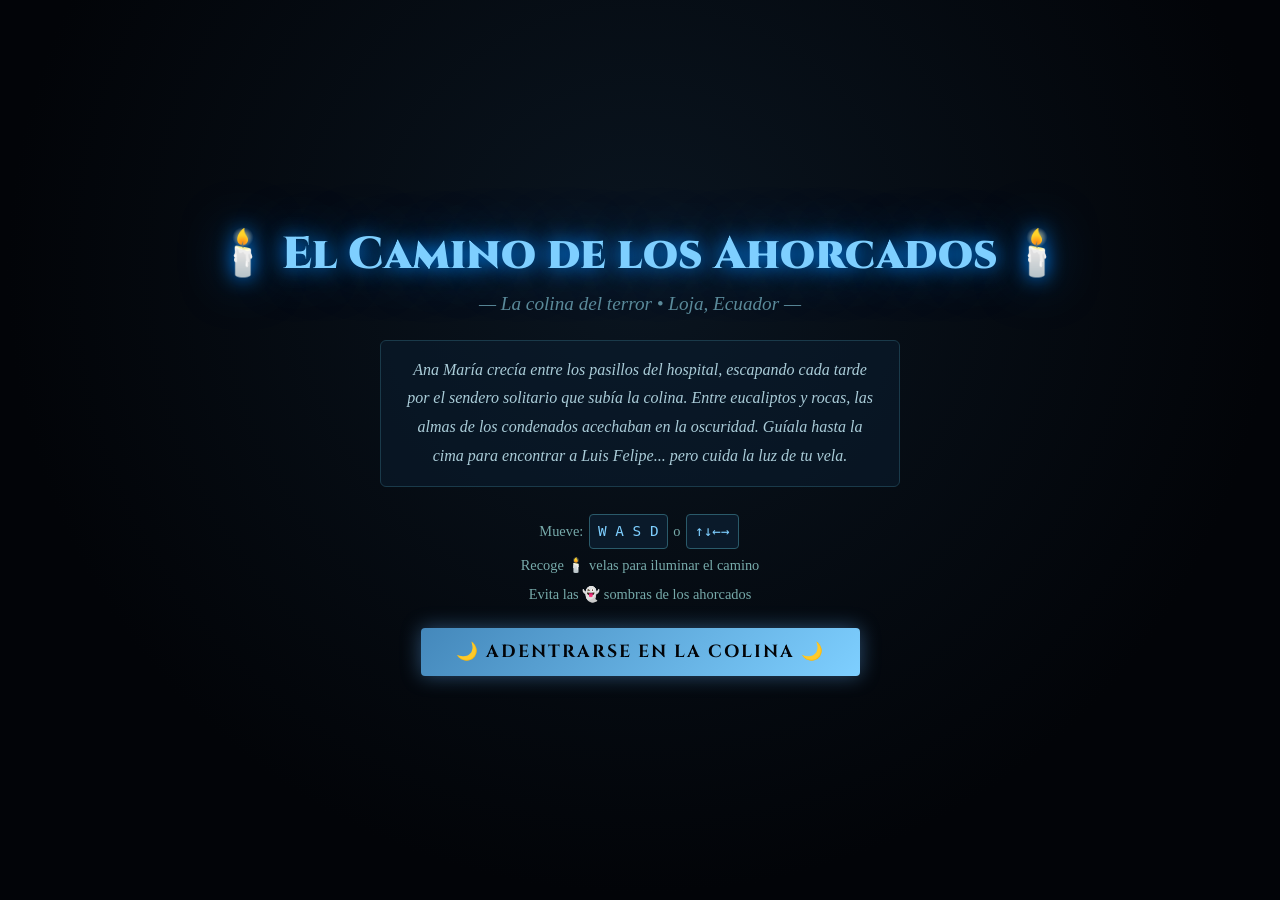
<file: juego5-camino-ahorcados.html>
<!DOCTYPE html>
<html lang="es">
<head>
<meta charset="UTF-8">
<meta name="viewport" content="width=device-width, initial-scale=1.0">
<title>El Camino de los Ahorcados</title>
<style>
  @import url('https://fonts.googleapis.com/css2?family=Cinzel:wght@400;700;900&family=IM+Fell+English:ital@0;1&display=swap');

  * { margin: 0; padding: 0; box-sizing: border-box; }

  body {
    background: #020408;
    font-family: 'IM Fell English', serif;
    overflow: hidden;
    height: 100vh;
    display: flex;
    flex-direction: column;
    align-items: center;
    justify-content: center;
  }

  #pantalla-inicio, #pantalla-fin {
    position: absolute;
    inset: 0;
    display: flex;
    flex-direction: column;
    align-items: center;
    justify-content: center;
    background: radial-gradient(ellipse at 50% 30%, #0a1520 0%, #020408 70%);
    z-index: 100;
    text-align: center;
    padding: 20px;
  }

  #pantalla-fin { display: none; }

  .titulo-juego {
    font-family: 'Cinzel', serif;
    font-size: clamp(1.4rem, 3.5vw, 2.8rem);
    font-weight: 900;
    color: #7ecfff;
    text-shadow: 0 0 20px #0088ff, 0 0 50px #004488;
    margin-bottom: 8px;
    animation: titilar 3s ease-in-out infinite;
  }

  @keyframes titilar {
    0%, 100% { opacity: 1; }
    50% { opacity: 0.85; text-shadow: 0 0 30px #00aaff, 0 0 70px #0066ff; }
  }

  .subtitulo {
    color: #5a8a9a;
    font-style: italic;
    font-size: clamp(0.85rem, 1.8vw, 1.2rem);
    margin-bottom: 25px;
  }

  .historia-texto {
    color: #aaccd8;
    font-size: clamp(0.8rem, 1.5vw, 1rem);
    max-width: 520px;
    line-height: 1.8;
    margin-bottom: 25px;
    border: 1px solid #1a3a4a;
    padding: 15px 20px;
    border-radius: 6px;
    background: rgba(10, 30, 50, 0.5);
    font-style: italic;
  }

  .instrucciones {
    color: #7aa;
    font-size: 0.9rem;
    margin-bottom: 20px;
    line-height: 2;
  }

  .instrucciones span {
    display: inline-block;
    background: #0a1a2a;
    border: 1px solid #2a5a6a;
    border-radius: 4px;
    padding: 2px 8px;
    margin: 2px;
    color: #7ecfff;
    font-family: monospace;
  }

  .btn-jugar {
    font-family: 'Cinzel', serif;
    font-size: 1.1rem;
    font-weight: 700;
    color: #020408;
    background: linear-gradient(135deg, #4488bb, #7ecfff);
    border: none;
    padding: 12px 35px;
    border-radius: 4px;
    cursor: pointer;
    transition: all 0.2s;
    box-shadow: 0 0 20px rgba(100, 180, 255, 0.4);
    letter-spacing: 2px;
  }

  .btn-jugar:hover {
    transform: scale(1.05);
    box-shadow: 0 0 35px rgba(100, 180, 255, 0.7);
  }

  #game-container {
    position: relative;
    width: 100vw;
    height: 100vh;
  }

  #gameCanvas {
    display: block;
    width: 100%;
    height: 100%;
  }

  #hud {
    position: absolute;
    top: 10px;
    left: 0;
    right: 0;
    display: flex;
    justify-content: space-between;
    padding: 0 15px;
    pointer-events: none;
    z-index: 10;
  }

  .hud-item {
    font-family: 'Cinzel', serif;
    color: #7ecfff;
    font-size: clamp(0.75rem, 1.8vw, 1rem);
    text-shadow: 0 0 8px #0088ff;
    background: rgba(2, 4, 8, 0.8);
    padding: 5px 12px;
    border-radius: 4px;
    border: 1px solid #1a3a5a;
  }

  #narrativa {
    position: absolute;
    bottom: 80px;
    left: 50%;
    transform: translateX(-50%);
    font-family: 'IM Fell English', serif;
    font-style: italic;
    color: #aaccd8;
    font-size: clamp(0.8rem, 1.8vw, 1rem);
    text-align: center;
    pointer-events: none;
    z-index: 10;
    background: rgba(2, 4, 8, 0.85);
    padding: 10px 20px;
    border-radius: 6px;
    border: 1px solid #1a3a5a;
    max-width: 70%;
    display: none;
  }

  #controles-movil {
    position: absolute;
    bottom: 15px;
    left: 0;
    right: 0;
    display: none;
    justify-content: space-between;
    padding: 0 20px;
    z-index: 10;
  }

  .btn-ctrl {
    background: rgba(100, 180, 255, 0.15);
    border: 2px solid #4488bb;
    color: #7ecfff;
    font-size: 1.3rem;
    width: 55px;
    height: 55px;
    border-radius: 50%;
    cursor: pointer;
    display: flex;
    align-items: center;
    justify-content: center;
    user-select: none;
    touch-action: manipulation;
  }

  .resultado-titulo {
    font-family: 'Cinzel', serif;
    font-size: clamp(1.3rem, 3.5vw, 2.2rem);
    font-weight: 900;
    margin-bottom: 15px;
  }

  .resultado-titulo.victoria { color: #7ecfff; text-shadow: 0 0 25px #00aaff; }
  .resultado-titulo.derrota { color: #ff4444; text-shadow: 0 0 25px #ff0000; }

  .resultado-texto {
    color: #aaccd8;
    font-style: italic;
    font-size: 1rem;
    max-width: 480px;
    margin-bottom: 25px;
    line-height: 1.8;
  }

  @media (max-width: 768px) {
    #controles-movil { display: flex; }
  }
</style>
</head>
<body>

<div id="pantalla-inicio">
  <div class="titulo-juego">🕯️ El Camino de los Ahorcados 🕯️</div>
  <div class="subtitulo">— La colina del terror • Loja, Ecuador —</div>
  <div class="historia-texto">
    Ana María crecía entre los pasillos del hospital, escapando cada tarde por el sendero solitario que subía la colina. Entre eucaliptos y rocas, las almas de los condenados acechaban en la oscuridad. Guíala hasta la cima para encontrar a Luis Felipe... pero cuida la luz de tu vela.
  </div>
  <div class="instrucciones">
    Mueve: <span>W A S D</span> o <span>↑↓←→</span><br>
    Recoge 🕯️ velas para iluminar el camino<br>
    Evita las 👻 sombras de los ahorcados
  </div>
  <button class="btn-jugar" onclick="iniciarJuego()">🌙 ADENTRARSE EN LA COLINA 🌙</button>
</div>

<div id="pantalla-fin">
  <div class="resultado-titulo" id="resultado-titulo">¡ESCAPASTE!</div>
  <div class="resultado-texto" id="resultado-texto"></div>
  <div style="font-size: 2.5rem; margin-bottom: 20px;" id="resultado-emoji">🌙</div>
  <button class="btn-jugar" onclick="reiniciar()">🔄 VOLVER A LA COLINA</button>
</div>

<div id="game-container" style="display:none;">
  <canvas id="gameCanvas"></canvas>
  <div id="hud">
    <div class="hud-item">🕯️ Luz: <span id="luz-txt">100</span>%</div>
    <div class="hud-item">💙 <span id="velas-txt">0</span>/6 velas</div>
    <div class="hud-item">👻 <span id="nivel-txt">Nivel 1</span></div>
  </div>
  <div id="narrativa"></div>
  <div id="controles-movil">
    <div style="display:grid; grid-template-columns: repeat(3,55px); grid-template-rows: repeat(2,55px); gap:5px;">
      <div></div>
      <button class="btn-ctrl" id="btn-arr">▲</button>
      <div></div>
      <button class="btn-ctrl" id="btn-izq">◀</button>
      <button class="btn-ctrl" id="btn-aba">▼</button>
      <button class="btn-ctrl" id="btn-der">▶</button>
    </div>
    <div style="width:55px;"></div>
  </div>
</div>

<script>
const canvas = document.getElementById('gameCanvas');
const ctx = canvas.getContext('2d');

let W, H;
let juegoActivo = false;
let animId;

// Estado
let jugador, fantasmas, velas, arboles, rocas;
let luz, velasRecogidas, nivel;
let teclado = {};
let touchArr=false,touchAbj=false,touchIzq=false,touchDer=false;
let narrativaTimer = 0;
let camX = 0, camY = 0;

const MUNDO_W = 2400;
const MUNDO_H = 1600;
const NARRATIVAS = [
  '"El viento entre los eucaliptos susurraba nombres olvidados..."',
  '"Ana María sentía que alguien la observaba desde las sombras..."',
  '"Los ahorcados vagan por este sendero desde hace siglos..."',
  '"Una vela encendida es lo único que mantiene las sombras a raya..."',
  '"Luis Felipe... ¿dónde estás entre esta oscuridad?"',
  '"El hospital quedaba lejos. Solo el camino y la niebla..."',
];
let narrativaIdx = 0;

function resize() {
  W = canvas.width = window.innerWidth;
  H = canvas.height = window.innerHeight;
}

function iniciarJuego() {
  document.getElementById('pantalla-inicio').style.display = 'none';
  document.getElementById('pantalla-fin').style.display = 'none';
  document.getElementById('game-container').style.display = 'block';
  resize();
  reiniciarEstado();
  juegoActivo = true;
  // Narrativa periódica
  if (window._narInterval) clearInterval(window._narInterval);
  window._narInterval = setInterval(() => {
    if (!juegoActivo) return;
    mostrarNarrativa(NARRATIVAS[narrativaIdx % NARRATIVAS.length]);
    narrativaIdx++;
  }, 8000);
  loop();
}

function reiniciarEstado() {
  luz = 100;
  velasRecogidas = 0;
  nivel = 1;
  narrativaIdx = 0;

  jugador = {
    x: 200, y: MUNDO_H / 2,
    w: 20, h: 28,
    vx: 0, vy: 0,
    anim: 0, miraDer: true
  };

  // Meta (cima de la colina)
  // Velas esparcidas por el mapa
  velas = [];
  for (let i = 0; i < 6; i++) {
    velas.push({
      x: 300 + Math.random() * (MUNDO_W - 500),
      y: 100 + Math.random() * (MUNDO_H - 200),
      recogida: false,
      anim: Math.random() * Math.PI * 2,
      parpadeo: Math.random()
    });
  }

  // Árboles (eucaliptos)
  arboles = [];
  for (let i = 0; i < 60; i++) {
    arboles.push({
      x: Math.random() * MUNDO_W,
      y: Math.random() * MUNDO_H,
      h: 60 + Math.random() * 80,
      w: 12 + Math.random() * 10,
      swayOffset: Math.random() * Math.PI * 2
    });
  }

  // Rocas
  rocas = [];
  for (let i = 0; i < 30; i++) {
    rocas.push({
      x: Math.random() * MUNDO_W,
      y: Math.random() * MUNDO_H,
      r: 8 + Math.random() * 20
    });
  }

  // Fantasmas
  fantasmas = [];
  for (let i = 0; i < 4; i++) {
    fantasmas.push(crearFantasma());
  }

  camX = jugador.x - W / 2;
  camY = jugador.y - H / 2;
  actualizarHUD();
}

function crearFantasma() {
  return {
    x: MUNDO_W * 0.3 + Math.random() * MUNDO_W * 0.6,
    y: Math.random() * MUNDO_H,
    vx: (Math.random() - 0.5) * 1.2,
    vy: (Math.random() - 0.5) * 1.2,
    r: 18 + Math.random() * 12,
    anim: Math.random() * Math.PI * 2,
    opacidad: 0.3 + Math.random() * 0.5,
    tipo: Math.random() < 0.5 ? 'flotante' : 'perseguidor'
  };
}

function reiniciar() {
  if (animId) cancelAnimationFrame(animId);
  clearInterval(window._narInterval);
  document.getElementById('pantalla-fin').style.display = 'none';
  iniciarJuego();
}

function actualizarHUD() {
  document.getElementById('luz-txt').textContent = Math.round(luz);
  document.getElementById('velas-txt').textContent = velasRecogidas;
  document.getElementById('nivel-txt').textContent = `Nivel ${nivel}`;
}

function mostrarNarrativa(txt) {
  const el = document.getElementById('narrativa');
  el.textContent = txt;
  el.style.display = 'block';
  clearTimeout(window._narTO);
  window._narTO = setTimeout(() => el.style.display = 'none', 4000);
}

// Input
window.addEventListener('keydown', e => { teclado[e.code] = true; });
window.addEventListener('keyup', e => { teclado[e.code] = false; });

['btn-arr','btn-aba','btn-izq','btn-der'].forEach(id => {
  const btn = document.getElementById(id);
  btn.addEventListener('touchstart', e => { e.preventDefault();
    if(id==='btn-arr') touchArr=true;
    if(id==='btn-aba') touchAbj=true;
    if(id==='btn-izq') touchIzq=true;
    if(id==='btn-der') touchDer=true;
  });
  btn.addEventListener('touchend', e => { e.preventDefault();
    if(id==='btn-arr') touchArr=false;
    if(id==='btn-aba') touchAbj=false;
    if(id==='btn-izq') touchIzq=false;
    if(id==='btn-der') touchDer=false;
  });
});

function update() {
  if (!juegoActivo) return;

  const vel = 2.5 + velasRecogidas * 0.3;
  const arr = teclado['ArrowUp'] || teclado['KeyW'] || touchArr;
  const abj = teclado['ArrowDown'] || teclado['KeyS'] || touchAbj;
  const izq = teclado['ArrowLeft'] || teclado['KeyA'] || touchIzq;
  const der = teclado['ArrowRight'] || teclado['KeyD'] || touchDer;

  jugador.vx = 0; jugador.vy = 0;
  if (arr) jugador.vy = -vel;
  if (abj) jugador.vy = vel;
  if (izq) { jugador.vx = -vel; jugador.miraDer = false; }
  if (der) { jugador.vx = vel; jugador.miraDer = true; }

  // Diagonal normalizada
  if (jugador.vx !== 0 && jugador.vy !== 0) {
    jugador.vx *= 0.707;
    jugador.vy *= 0.707;
  }

  jugador.x += jugador.vx;
  jugador.y += jugador.vy;

  // Límites mundo
  jugador.x = Math.max(10, Math.min(MUNDO_W - 10, jugador.x));
  jugador.y = Math.max(10, Math.min(MUNDO_H - 10, jugador.y));

  // Colisión árboles
  for (const a of arboles) {
    const dx = jugador.x - (a.x + a.w/2);
    const dy = jugador.y - (a.y + a.h);
    const dist = Math.sqrt(dx*dx + dy*dy);
    if (dist < a.w * 0.8) {
      jugador.x -= jugador.vx;
      jugador.y -= jugador.vy;
    }
  }

  // Animación
  jugador.anim += 0.15;

  // Cámara suave
  camX += (jugador.x - W/2 - camX) * 0.1;
  camY += (jugador.y - H/2 - camY) * 0.1;
  camX = Math.max(0, Math.min(MUNDO_W - W, camX));
  camY = Math.max(0, Math.min(MUNDO_H - H, camY));

  // Luz decrece
  const decrece = 0.015 + (fantasmas.filter(f => distancia(jugador, f) < 150).length * 0.02);
  luz -= decrece;
  luz = Math.max(0, Math.min(100, luz));
  actualizarHUD();

  if (luz <= 0) terminarJuego(false, 'luz');

  // Velas
  for (const v of velas) {
    v.anim += 0.03;
    v.parpadeo = 0.7 + Math.sin(Date.now()/300 + v.anim) * 0.3;
    if (!v.recogida) {
      const d = distancia(jugador, v);
      if (d < 25) {
        v.recogida = true;
        velasRecogidas++;
        luz = Math.min(100, luz + 25);
        actualizarHUD();
        mostrarNarrativa('✨ ¡Vela recogida! La luz te protege...');
        // Nueva narrativa + más fantasmas en nivel siguiente
        if (velasRecogidas >= 6) {
          terminarJuego(true);
          return;
        }
        if (velasRecogidas === 3) {
          nivel = 2;
          fantasmas.push(crearFantasma());
          fantasmas.push(crearFantasma());
          mostrarNarrativa('⚠️ Las sombras se despiertan con furia...');
        }
      }
    }
  }

  // Fantasmas
  for (const f of fantasmas) {
    f.anim += 0.05;

    if (f.tipo === 'perseguidor' && distancia(jugador, f) < 300) {
      const dx = jugador.x - f.x;
      const dy = jugador.y - f.y;
      const d = Math.sqrt(dx*dx + dy*dy);
      f.vx += (dx/d) * 0.06 * nivel;
      f.vy += (dy/d) * 0.06 * nivel;
    } else {
      f.vx += (Math.random()-0.5) * 0.15;
      f.vy += (Math.random()-0.5) * 0.15;
    }

    // Límite de velocidad
    const spd = Math.sqrt(f.vx*f.vx + f.vy*f.vy);
    if (spd > 1.5 * nivel) { f.vx = f.vx/spd * 1.5 * nivel; f.vy = f.vy/spd * 1.5 * nivel; }

    f.x += f.vx; f.y += f.vy;

    // Rebotar en bordes
    if (f.x < 0 || f.x > MUNDO_W) f.vx *= -1;
    if (f.y < 0 || f.y > MUNDO_H) f.vy *= -1;

    // Colisión
    const d = distancia(jugador, f);
    if (d < f.r + 12) {
      luz -= 15;
      f.x = MUNDO_W * 0.3 + Math.random() * MUNDO_W * 0.6;
      f.y = Math.random() * MUNDO_H;
      f.vx = (Math.random()-0.5) * 1.5;
      f.vy = (Math.random()-0.5) * 1.5;
      mostrarNarrativa('💀 ¡Una sombra te tocó! La luz mengua...');
    }
  }
}

function distancia(a, b) {
  return Math.sqrt((a.x-b.x)**2 + (a.y-b.y)**2);
}

function draw() {
  ctx.save();
  ctx.translate(-camX, -camY);

  // Fondo (tierra de noche)
  const bgGrad = ctx.createLinearGradient(0, 0, 0, MUNDO_H);
  bgGrad.addColorStop(0, '#050810');
  bgGrad.addColorStop(0.5, '#030608');
  bgGrad.addColorStop(1, '#020305');
  ctx.fillStyle = bgGrad;
  ctx.fillRect(0, 0, MUNDO_W, MUNDO_H);

  // Textura de tierra (puntos)
  ctx.fillStyle = 'rgba(20,30,15,0.5)';
  for (let i = 0; i < 200; i++) {
    const tx = (i * 337) % MUNDO_W;
    const ty = (i * 193) % MUNDO_H;
    ctx.fillRect(tx, ty, 2, 2);
  }

  // Niebla de fondo (patches)
  const t = Date.now() / 5000;
  for (let i = 0; i < 8; i++) {
    const fx = (Math.sin(t + i * 0.8) * 0.5 + 0.5) * MUNDO_W;
    const fy = (Math.cos(t + i * 0.6) * 0.5 + 0.5) * MUNDO_H;
    const fog = ctx.createRadialGradient(fx, fy, 0, fx, fy, 200);
    fog.addColorStop(0, 'rgba(30,50,60,0.12)');
    fog.addColorStop(1, 'transparent');
    ctx.fillStyle = fog;
    ctx.fillRect(0, 0, MUNDO_W, MUNDO_H);
  }

  // Rocas
  for (const r of rocas) {
    ctx.fillStyle = '#1a1f1a';
    ctx.beginPath();
    ctx.ellipse(r.x, r.y, r.r, r.r * 0.65, 0, 0, Math.PI * 2);
    ctx.fill();
    ctx.strokeStyle = '#2a302a';
    ctx.lineWidth = 1;
    ctx.stroke();
  }

  // Árboles (eucaliptos siniestros)
  const swayT = Date.now() / 2000;
  for (const a of arboles) {
    const sway = Math.sin(swayT + a.swayOffset) * 3;
    drawArbol(a.x, a.y, a.w, a.h, sway);
  }

  // Velas
  for (const v of velas) {
    if (v.recogida) continue;
    drawVela(v.x, v.y, v.anim, v.parpadeo);
  }

  // Fantasmas
  for (const f of fantasmas) {
    drawFantasma(f.x, f.y, f.r, f.anim, f.opacidad);
  }

  // META (cima) - siempre visible
  drawMeta(MUNDO_W - 150, MUNDO_H / 2);

  // Jugador
  drawJugador(jugador.x, jugador.y, jugador.miraDer, jugador.anim);

  // Halo de luz alrededor del jugador
  const radioLuz = 80 + (luz / 100) * 120;
  const halo = ctx.createRadialGradient(jugador.x, jugador.y, 0, jugador.x, jugador.y, radioLuz);
  halo.addColorStop(0, 'rgba(255,220,100,0)');
  halo.addColorStop(0.5, 'rgba(255,180,50,0.03)');
  halo.addColorStop(1, 'transparent');
  ctx.fillStyle = halo;
  ctx.fillRect(0, 0, MUNDO_W, MUNDO_H);

  ctx.restore();

  // Oscuridad global (sobre todo)
  drawOscuridad();

  // Interfaz de luz (barra)
  drawBarraLuz();
}

function drawOscuridad() {
  // La oscuridad cubre la pantalla excepto alrededor del jugador
  const screenX = jugador.x - camX;
  const screenY = jugador.y - camY;
  const radioVision = (60 + (luz / 100) * 180);

  const dark = ctx.createRadialGradient(screenX, screenY, radioVision * 0.3, screenX, screenY, radioVision);
  dark.addColorStop(0, 'rgba(2,4,8,0)');
  dark.addColorStop(0.7, 'rgba(2,4,8,0.85)');
  dark.addColorStop(1, 'rgba(2,4,8,0.97)');

  ctx.fillStyle = dark;
  ctx.fillRect(0, 0, W, H);
}

function drawBarraLuz() {
  const bw = Math.min(200, W * 0.25);
  const bx = W/2 - bw/2;
  const by = H - 25;
  ctx.fillStyle = 'rgba(2,4,8,0.7)';
  ctx.fillRect(bx - 2, by - 2, bw + 4, 14);
  const col = luz > 50 ? '#7ecfff' : luz > 25 ? '#ffaa00' : '#ff3333';
  ctx.fillStyle = col;
  ctx.fillRect(bx, by, bw * (luz/100), 10);
}

function drawArbol(x, y, w, h, sway) {
  // Tronco
  ctx.fillStyle = '#1a1208';
  ctx.beginPath();
  ctx.moveTo(x, y);
  ctx.lineTo(x + sway, y - h * 0.4);
  ctx.lineTo(x + w * 0.6 + sway, y - h * 0.4);
  ctx.lineTo(x + w, y);
  ctx.closePath();
  ctx.fill();

  // Copa (siniestra)
  ctx.fillStyle = '#0d1a0d';
  for (let i = 0; i < 3; i++) {
    const layerY = y - h * 0.35 - i * h * 0.22;
    const layerW = (w * 2.5) * (1 - i * 0.2);
    ctx.beginPath();
    ctx.moveTo(x + w/2 + sway - layerW/2, layerY);
    ctx.lineTo(x + w/2 + sway, layerY - h * 0.25);
    ctx.lineTo(x + w/2 + sway + layerW/2, layerY);
    ctx.closePath();
    ctx.fill();
  }

  // Ramas colgantes
  ctx.strokeStyle = '#0a1008';
  ctx.lineWidth = 1;
  for (let i = 0; i < 3; i++) {
    const bx = x + w/2 + sway + (Math.random()-0.5)*w;
    const by2 = y - h * 0.5;
    ctx.beginPath();
    ctx.moveTo(bx, by2);
    ctx.quadraticCurveTo(bx + sway * 2, by2 + 20, bx + sway * 1.5, by2 + 40);
    ctx.stroke();
  }
}

function drawVela(x, y, anim, parpadeo) {
  const t = Date.now() / 200;
  const flicker = 0.8 + Math.sin(t * 3 + anim) * 0.2;

  // Luz suave alrededor
  const glow = ctx.createRadialGradient(x, y - 20, 0, x, y - 20, 50 * parpadeo);
  glow.addColorStop(0, `rgba(255,200,80,${0.4 * parpadeo})`);
  glow.addColorStop(1, 'transparent');
  ctx.fillStyle = glow;
  ctx.beginPath();
  ctx.arc(x, y - 20, 50, 0, Math.PI * 2);
  ctx.fill();

  // Vela
  ctx.fillStyle = '#e8e0c8';
  ctx.fillRect(x - 4, y - 25, 8, 20);

  // Llama
  ctx.fillStyle = `rgba(255,180,30,${flicker})`;
  ctx.beginPath();
  ctx.ellipse(x, y - 30, 4, 8 * flicker, 0, 0, Math.PI * 2);
  ctx.fill();

  ctx.fillStyle = `rgba(255,240,100,${flicker})`;
  ctx.beginPath();
  ctx.ellipse(x, y - 32, 2, 4 * flicker, 0, 0, Math.PI * 2);
  ctx.fill();

  // Texto
  ctx.fillStyle = `rgba(255,215,0,${0.5 + Math.sin(anim)*0.3})`;
  ctx.font = '12px serif';
  ctx.textAlign = 'center';
  ctx.fillText('🕯️', x, y - 38);
}

function drawFantasma(x, y, r, anim, op) {
  const t = Date.now() / 1000;
  const bob = Math.sin(t + anim) * 6;

  ctx.save();
  ctx.globalAlpha = op * (0.5 + Math.sin(t * 2 + anim) * 0.3);

  // Halo
  const glow = ctx.createRadialGradient(x, y + bob, 0, x, y + bob, r * 2);
  glow.addColorStop(0, 'rgba(150,200,255,0.3)');
  glow.addColorStop(1, 'transparent');
  ctx.fillStyle = glow;
  ctx.beginPath();
  ctx.arc(x, y + bob, r * 2, 0, Math.PI * 2);
  ctx.fill();

  // Cuerpo fantasma
  ctx.fillStyle = 'rgba(180,220,255,0.6)';
  ctx.beginPath();
  ctx.arc(x, y + bob - r * 0.3, r, Math.PI, 0);
  ctx.lineTo(x + r, y + bob + r * 0.8);
  // Faldón ondulado
  const segs = 5;
  for (let i = segs; i >= 0; i--) {
    const px = x + r - (i / segs) * r * 2;
    const wave = Math.sin(t * 3 + i + anim) * 5;
    ctx.lineTo(px, y + bob + r * 0.8 + (i % 2 === 0 ? 8 : 0) + wave);
  }
  ctx.closePath();
  ctx.fill();

  // Ojos
  ctx.fillStyle = 'rgba(0,20,60,0.9)';
  ctx.beginPath();
  ctx.ellipse(x - r*0.3, y + bob - r*0.25, 3, 4, 0, 0, Math.PI*2);
  ctx.ellipse(x + r*0.3, y + bob - r*0.25, 3, 4, 0, 0, Math.PI*2);
  ctx.fill();

  // Boca (grito)
  ctx.strokeStyle = 'rgba(0,20,60,0.8)';
  ctx.lineWidth = 1.5;
  ctx.beginPath();
  ctx.arc(x, y + bob + r*0.1, 4, 0, Math.PI);
  ctx.stroke();

  ctx.restore();
}

function drawJugador(x, y, miraDer, anim) {
  ctx.save();
  if (!miraDer) {
    ctx.translate(x, y);
    ctx.scale(-1, 1);
    ctx.translate(-x, -y);
  }

  const t = anim;
  const legSwing = Math.sin(t) * 5;

  // Sombra
  ctx.fillStyle = 'rgba(0,0,0,0.4)';
  ctx.beginPath();
  ctx.ellipse(x, y + 16, 10, 4, 0, 0, Math.PI * 2);
  ctx.fill();

  // Vestido/cuerpo (Ana María - enfermera)
  ctx.fillStyle = '#d8c8b8';
  ctx.beginPath();
  ctx.moveTo(x - 8, y - 5);
  ctx.lineTo(x + 8, y - 5);
  ctx.lineTo(x + 10, y + 14);
  ctx.lineTo(x - 10, y + 14);
  ctx.closePath();
  ctx.fill();

  // Cruz roja (enfermera)
  ctx.fillStyle = '#cc2222';
  ctx.fillRect(x - 1, y - 3, 3, 8);
  ctx.fillRect(x - 4, y + 1, 9, 3);

  // Cabeza
  ctx.fillStyle = '#d4a882';
  ctx.beginPath();
  ctx.arc(x, y - 12, 7, 0, Math.PI * 2);
  ctx.fill();

  // Cofia blanca
  ctx.fillStyle = '#f0f0f0';
  ctx.beginPath();
  ctx.arc(x, y - 14, 7, Math.PI, 0);
  ctx.closePath();
  ctx.fill();

  // Ojos
  ctx.fillStyle = '#333';
  ctx.fillRect(x - 3, y - 13, 2, 2);
  ctx.fillRect(x + 1, y - 13, 2, 2);

  // Piernas (animación)
  ctx.fillStyle = '#c8a890';
  ctx.fillRect(x - 6, y + 14, 5, 10 + legSwing);
  ctx.fillRect(x + 1, y + 14, 5, 10 - legSwing);

  // Vela en mano
  ctx.fillStyle = '#e8e0c8';
  ctx.fillRect(x + 9, y - 8, 4, 12);
  ctx.fillStyle = '#ffaa00';
  ctx.beginPath();
  ctx.ellipse(x + 11, y - 11, 2, 4, 0, 0, Math.PI * 2);
  ctx.fill();

  ctx.restore();
}

function drawMeta(x, y) {
  const t = Date.now() / 1000;
  // Figura de Luis Felipe
  ctx.fillStyle = `rgba(100,160,220,${0.5 + Math.sin(t)*0.3})`;
  ctx.beginPath();
  ctx.arc(x, y - 20, 15, 0, Math.PI * 2);
  ctx.fill();
  ctx.fillRect(x - 12, y - 5, 24, 30);

  ctx.fillStyle = '#7ecfff';
  ctx.font = 'bold 12px Cinzel, serif';
  ctx.textAlign = 'center';
  ctx.fillText('Luis Felipe', x, y + 45);
  ctx.fillText('🎯 ¡LLEGA AQUÍ!', x, y + 60);

  // Aura
  const aura = ctx.createRadialGradient(x, y, 0, x, y, 60 + Math.sin(t*2)*10);
  aura.addColorStop(0, 'rgba(100,180,255,0.15)');
  aura.addColorStop(1, 'transparent');
  ctx.fillStyle = aura;
  ctx.beginPath();
  ctx.arc(x, y, 70, 0, Math.PI * 2);
  ctx.fill();

  // Comprobar si llegó
  const d = distancia(jugador, {x, y});
  if (d < 50 && juegoActivo) terminarJuego(true);
}

function terminarJuego(ganaste, razon) {
  juegoActivo = false;
  clearInterval(window._narInterval);
  cancelAnimationFrame(animId);
  document.getElementById('game-container').style.display = 'none';
  document.getElementById('pantalla-fin').style.display = 'flex';

  const titulo = document.getElementById('resultado-titulo');
  const texto = document.getElementById('resultado-texto');
  const emoji = document.getElementById('resultado-emoji');

  if (ganaste) {
    titulo.className = 'resultado-titulo victoria';
    titulo.textContent = '💙 ¡ENCONTRASTE A LUIS FELIPE! 💙';
    texto.textContent = `Ana María llegó a la cima de la colina. Entre eucaliptos y la niebla de la noche, sus miradas se entrelazaron en silencio. "Fue un flechazo: sus miradas se entrelazaron en silencio, y pronto su amor floreció puro y casto..." — Recogiste ${velasRecogidas} velas en el camino.`;
    emoji.textContent = '🌙💙🕯️';
  } else {
    titulo.className = 'resultado-titulo derrota';
    titulo.textContent = '👻 LAS SOMBRAS TE CONSUMIERON';
    texto.textContent = '"Las almas de los ahorcados vagan por este sendero desde hace siglos..." La oscuridad te envolvió antes de llegar a la cima. La llama de tu vela se apagó y el camino quedó en tinieblas. ¡Recoge más velas la próxima vez!';
    emoji.textContent = '🌑💀🌫️';
  }
}

function loop() {
  update();
  draw();
  animId = requestAnimationFrame(loop);
}

window.addEventListener('resize', resize);
resize();
</script>
</body>
</html>
</file>
